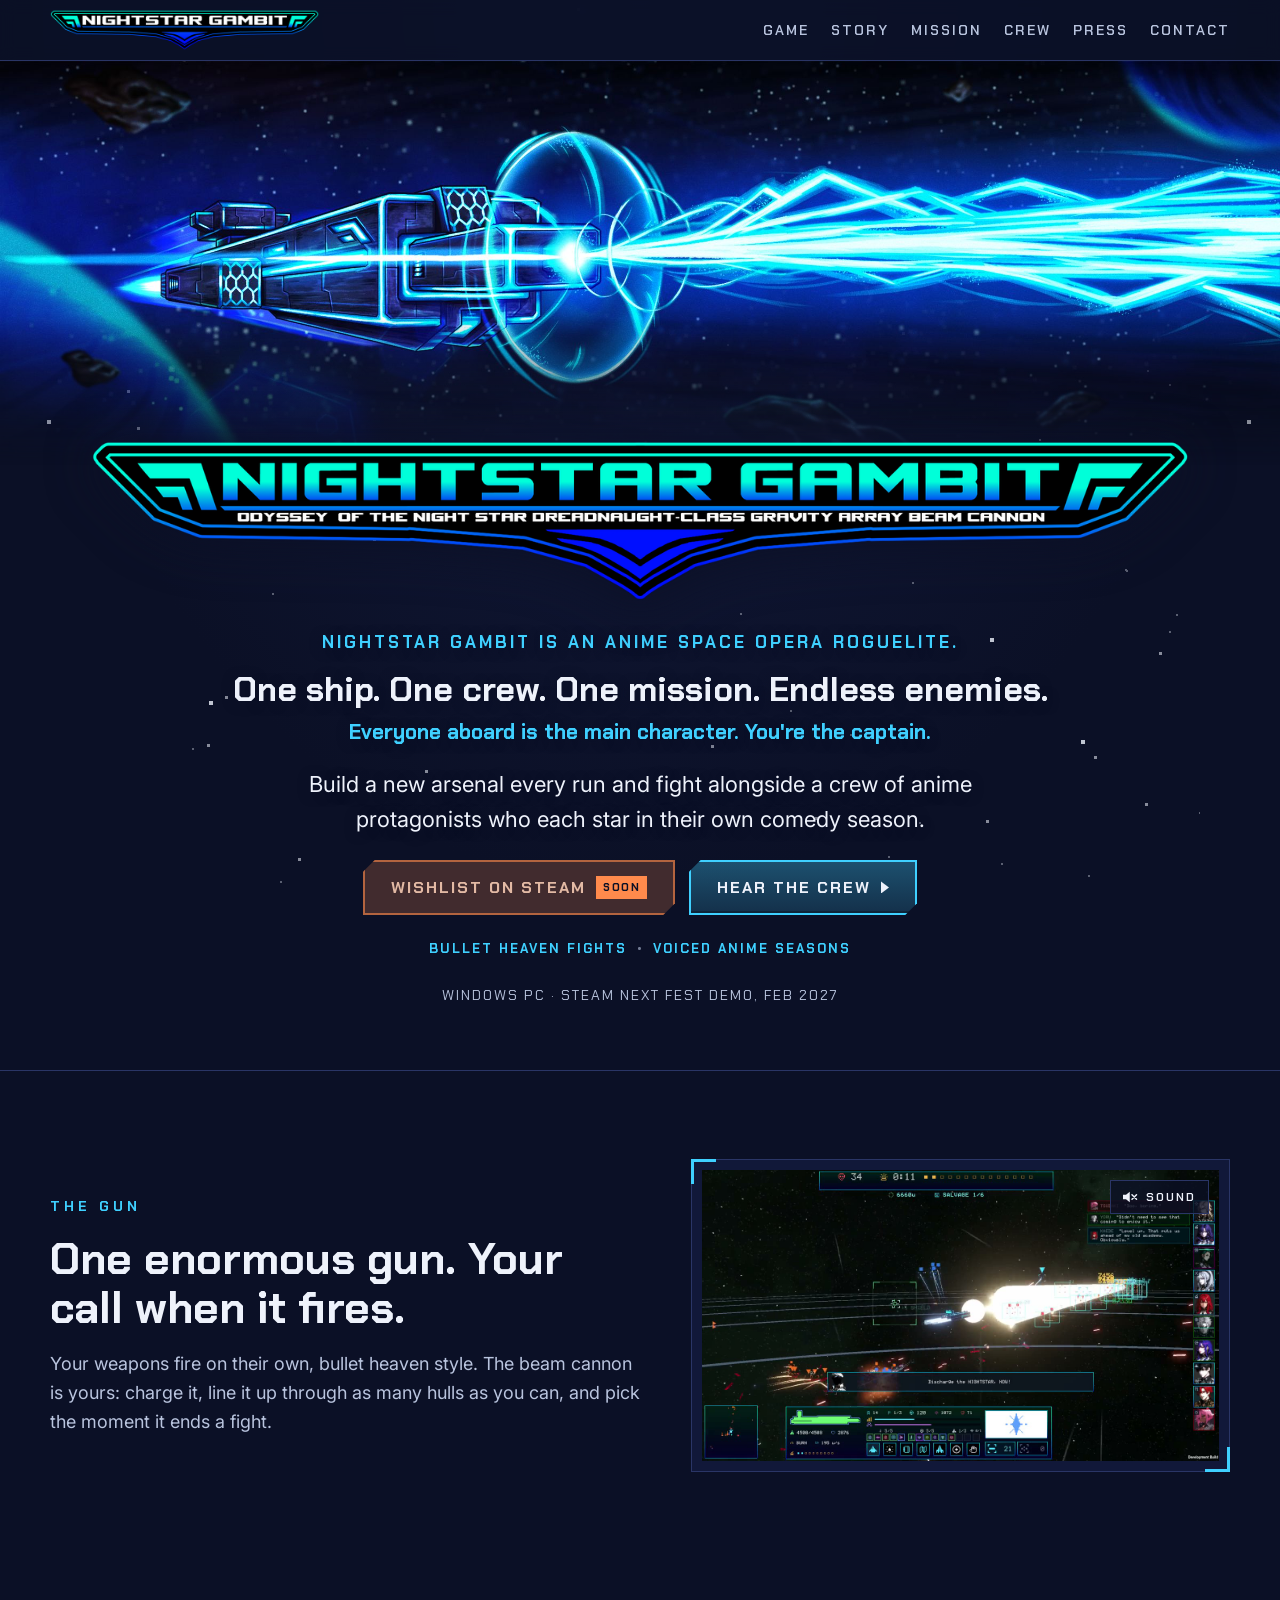
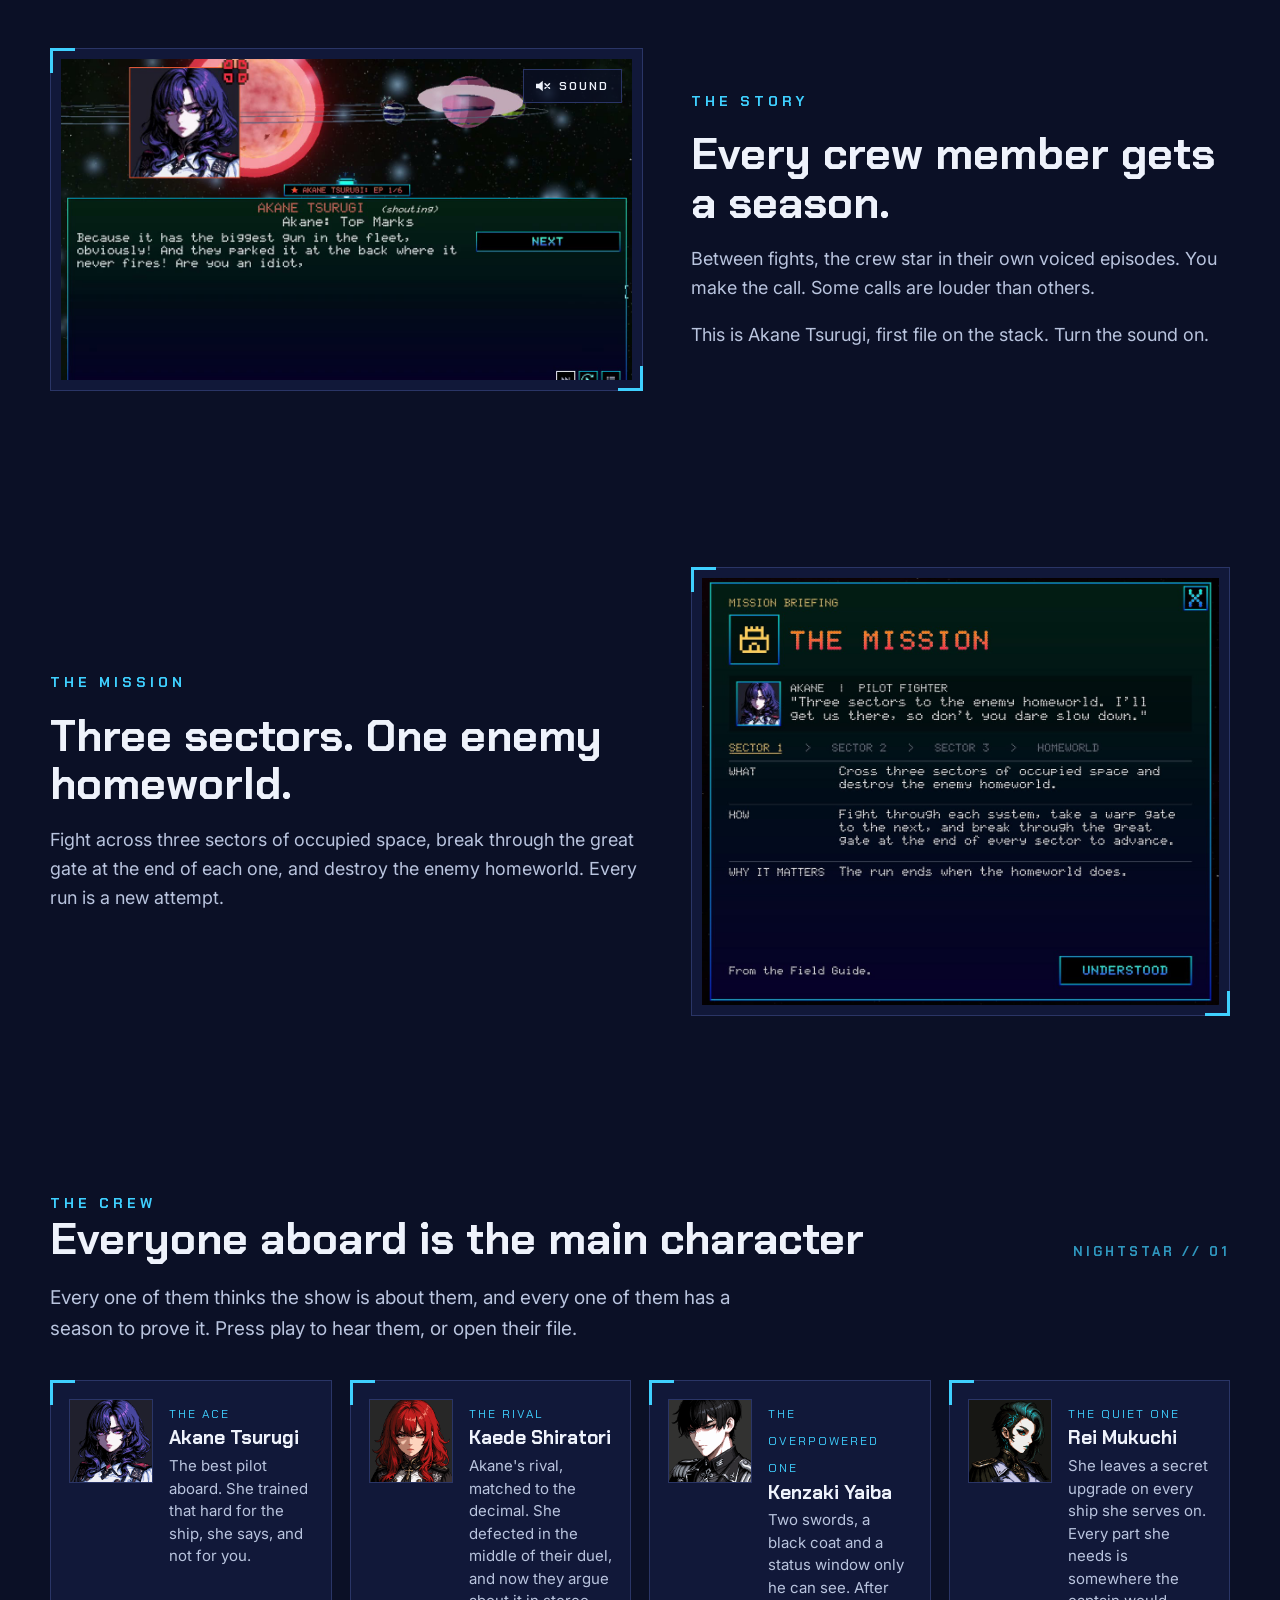
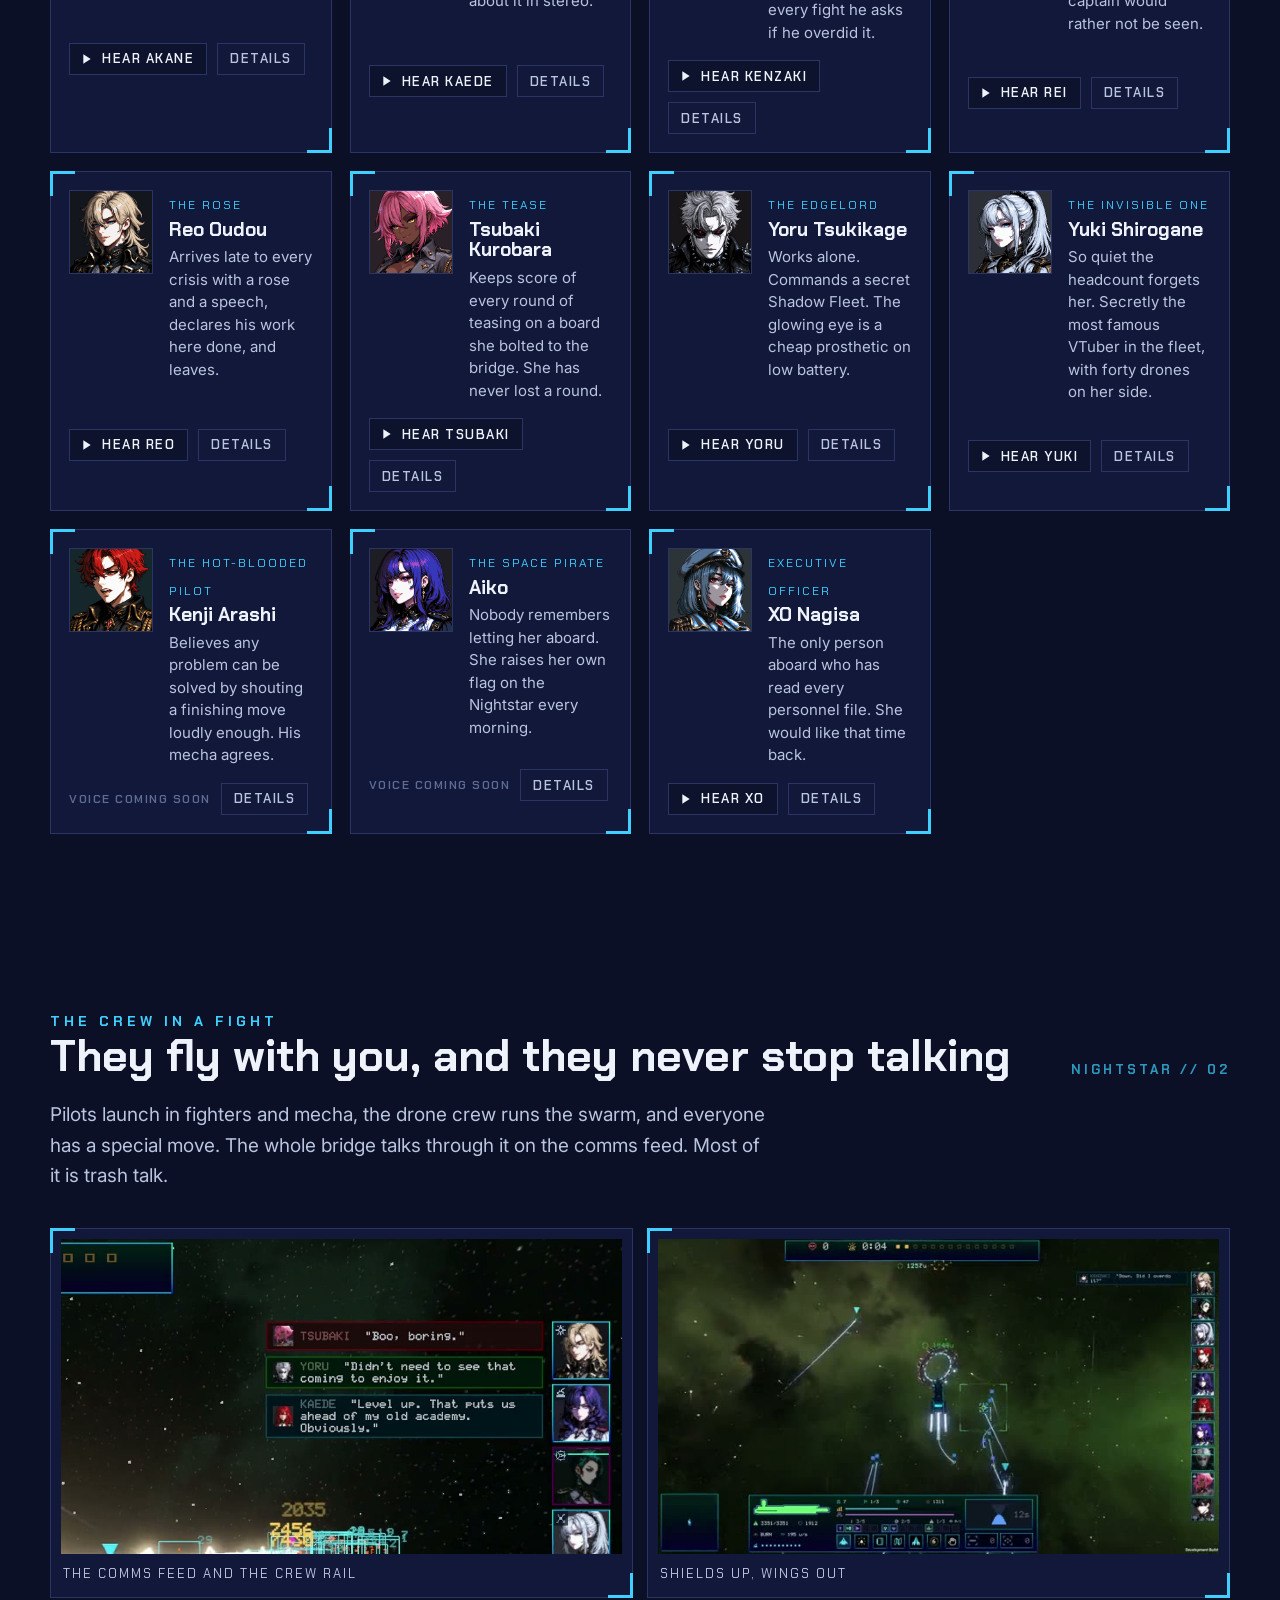
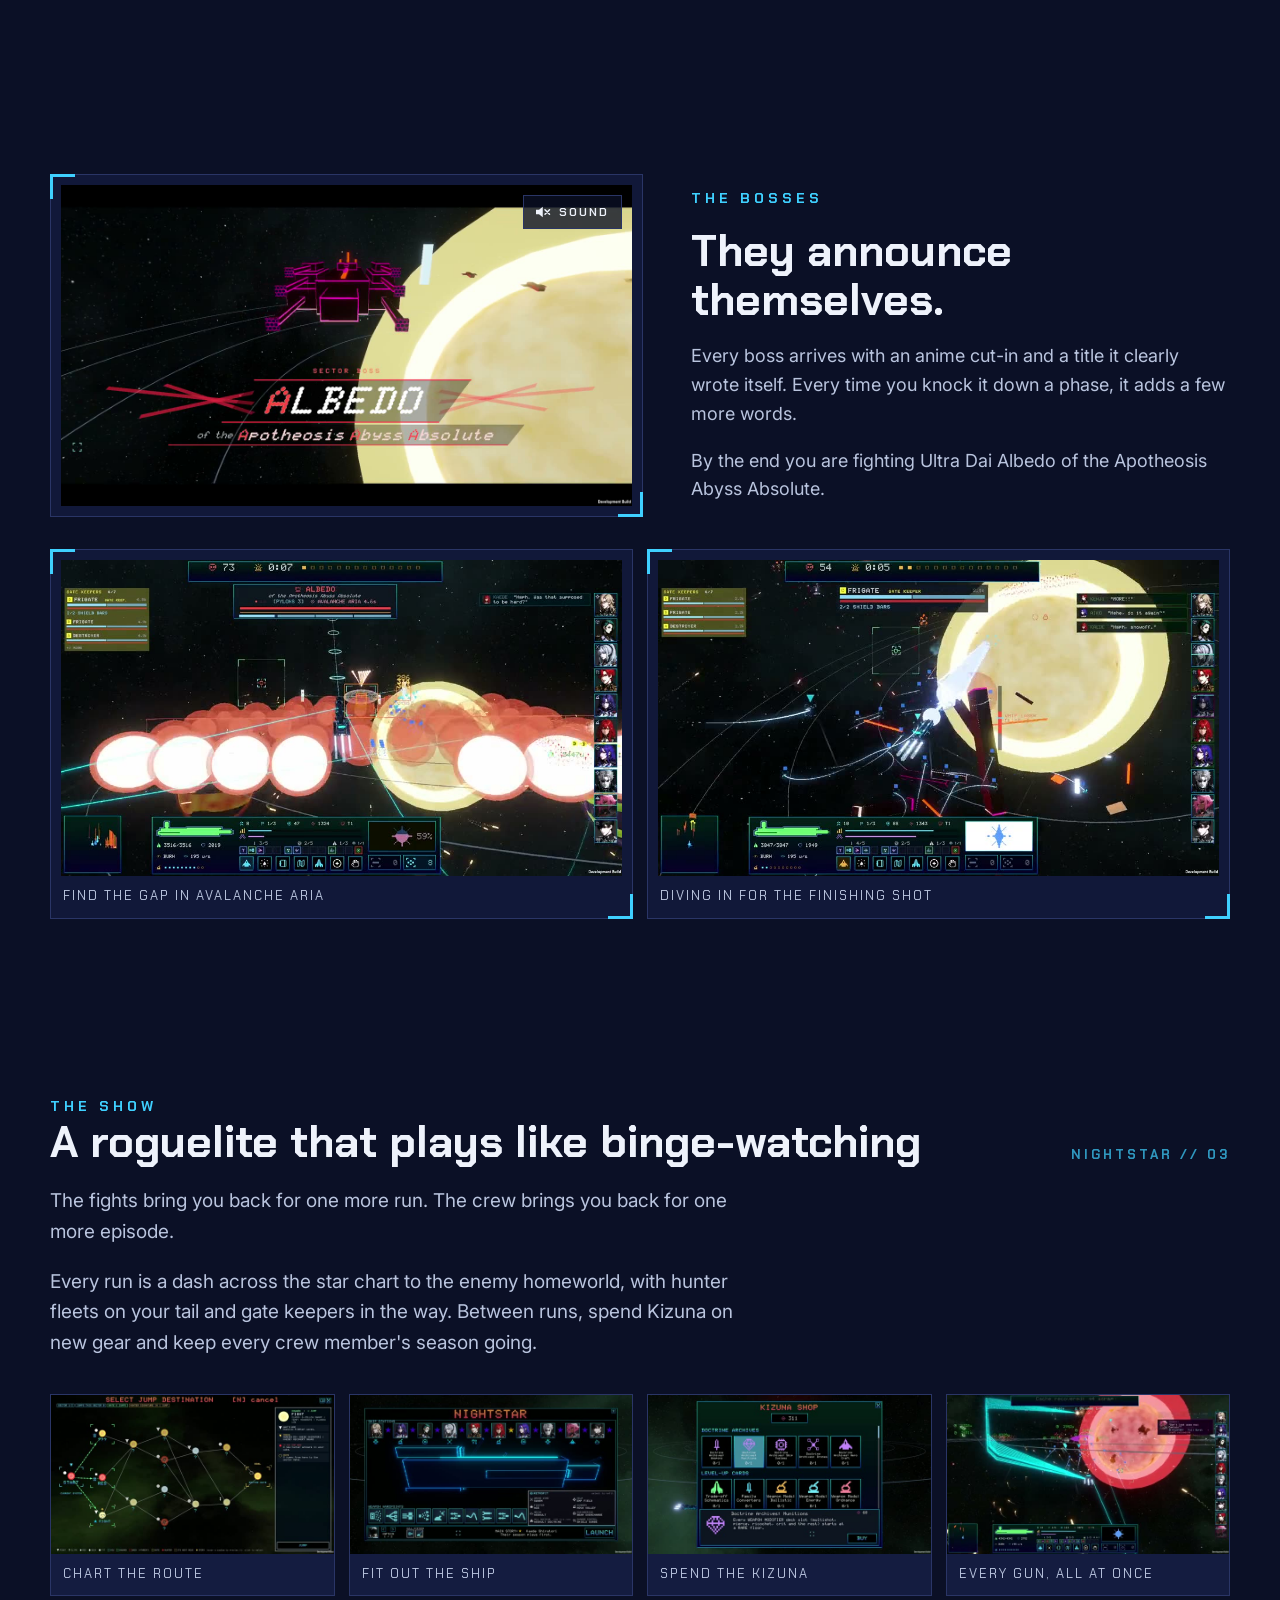
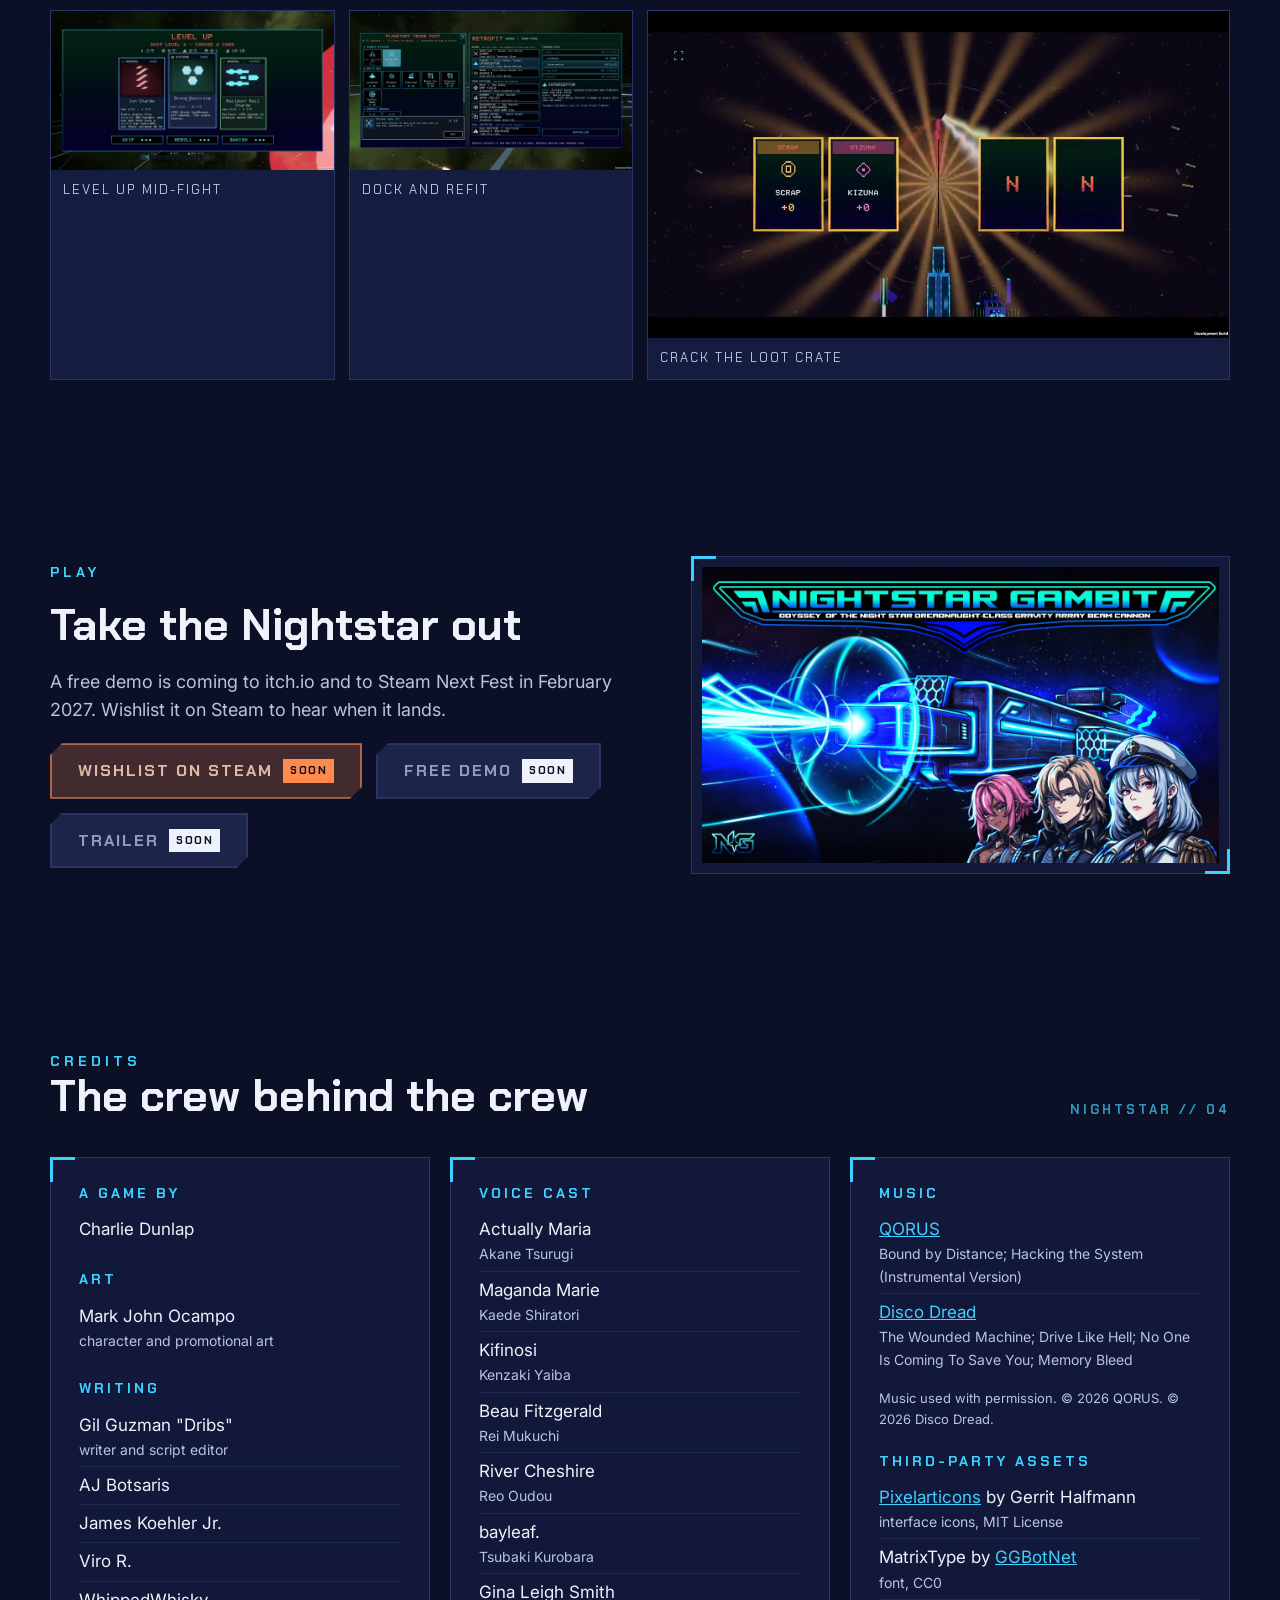
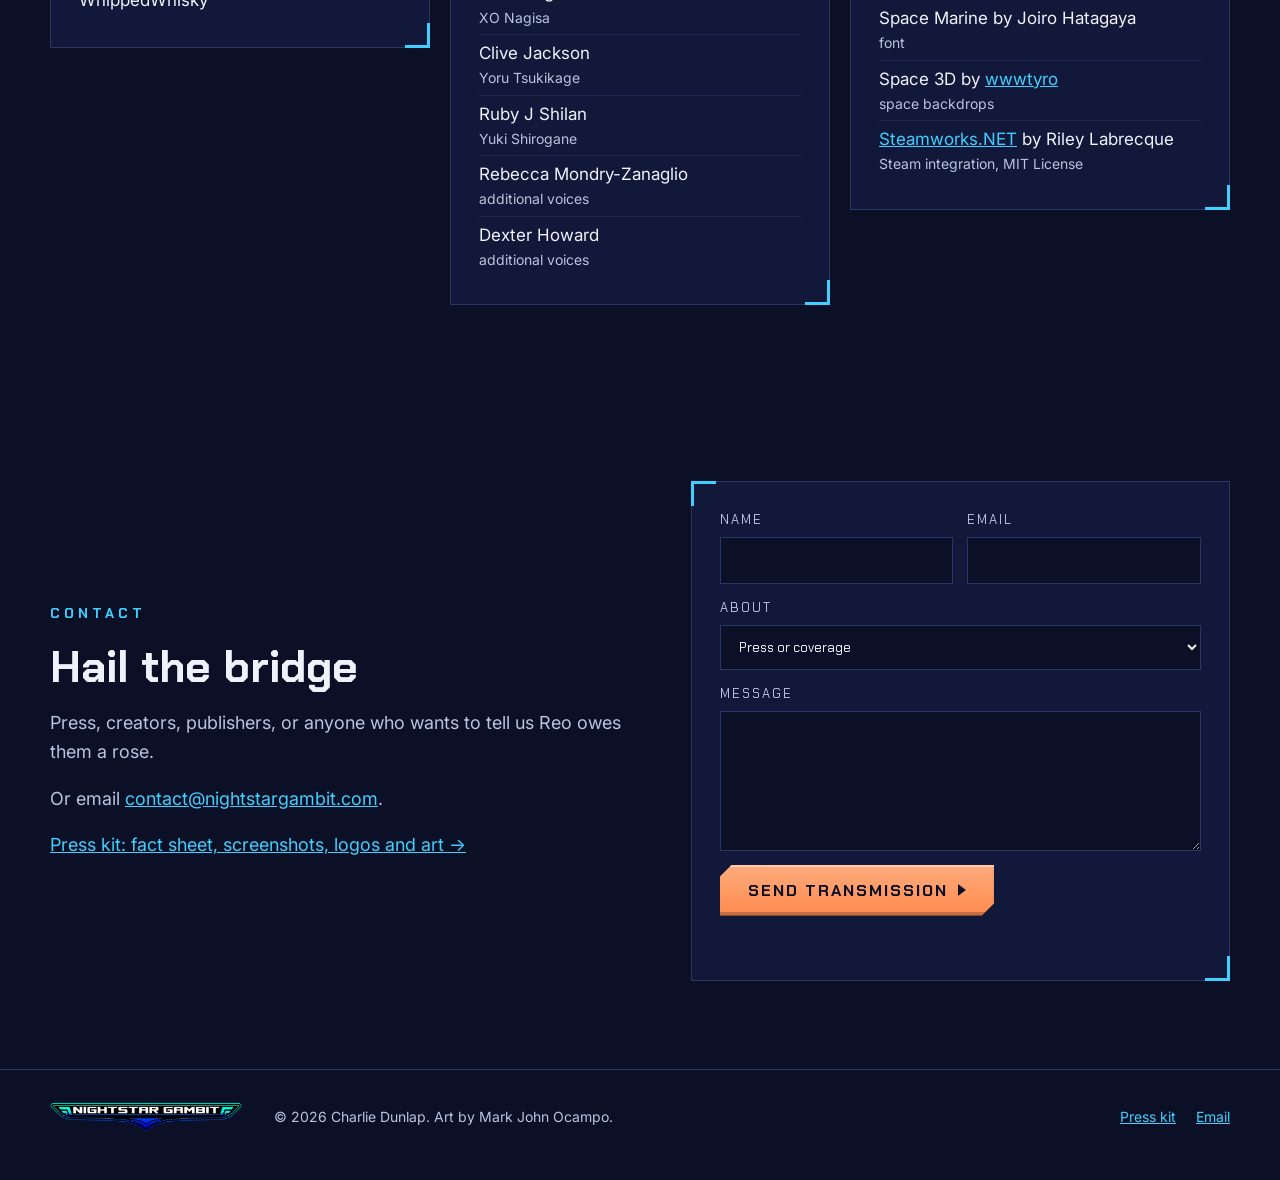
<file: index.html>
<!doctype html>
<html lang="en">
<head>
<meta charset="utf-8">
<meta name="viewport" content="width=device-width, initial-scale=1">
<title>Nightstar Gambit</title>
<meta name="description" content="Nightstar Gambit is an anime space opera roguelite. Take one ship through endless enemies, build a new arsenal every run, and fight alongside a crew of anime protagonists who each star in their own comedy season.">
<link rel="canonical" href="https://nightstargambit.com/">
<meta property="og:url" content="https://nightstargambit.com/">
<meta property="og:title" content="Nightstar Gambit">
<meta property="og:description" content="Nightstar Gambit is an anime space opera roguelite. Take one ship through endless enemies, build a new arsenal every run, and fight alongside a crew of anime protagonists who each star in their own comedy season.">
<meta property="og:image" content="https://nightstargambit.com/assets/key_art.jpg">
<meta name="twitter:card" content="summary_large_image">
<link rel="icon" href="assets/icon.png">
<link rel="preconnect" href="https://fonts.googleapis.com">
<link rel="preconnect" href="https://fonts.gstatic.com" crossorigin>
<link href="https://fonts.googleapis.com/css2?family=Chakra+Petch:wght@600;700&family=Inter:wght@400;600&display=swap" rel="stylesheet">
<link rel="stylesheet" href="css/site.css">
</head>
<body>

<header class="bar">
  <div class="wrap">
    <a class="brand" href="./"><img src="assets/logo_short.png" alt="Nightstar Gambit"></a>
    <nav>
      <a href="#game">Game</a>
      <a href="#story">Story</a>
      <a href="#mission">Mission</a>
      <a href="#crew">Crew</a>
      <a href="press/">Press</a>
      <a href="#contact">Contact</a>
    </nav>
  </div>
</header>

<section class="hero">
  <img class="art" src="assets/hero.jpg" alt="The Nightstar firing its gravity array beam cannon">
  <div class="wrap">
    <h1><img class="logo" src="assets/logo.png" alt="Nightstar Gambit: Odyssey of the Night Star Dreadnaught-class Gravity Array Beam Cannon"></h1>
    <p class="lead">Nightstar Gambit is an anime space opera roguelite.</p>
    <p class="tagline">One ship. One crew. One mission. Endless enemies.<span>Everyone aboard is the main character. You're the captain.</span></p>
    <p class="pitch">Build a new arsenal every run and fight alongside a crew of anime protagonists who each star in their own comedy season.</p>
    <div class="btns">
      <a class="btn primary" aria-disabled="true" title="The Steam page is coming soon">Wishlist on Steam <span class="soon">Soon</span></a>
      <a class="btn" href="#story">Hear the crew</a>
    </div>
    <ul class="genres"><li>Bullet heaven fights</li><li>Voiced anime seasons</li></ul>
    <p class="meta">Windows PC · Steam Next Fest demo, Feb 2027</p>
  </div>
</section>

<section id="game">
  <div class="wrap split">
    <div class="text">
      <p class="eyebrow">The gun</p>
      <h2>One enormous gun. Your call when it fires.</h2>
      <p>Your weapons fire on their own, bullet heaven style. The beam cannon is yours: charge it, line it up through as many hulls as you can, and pick the moment it ends a fight.</p>
    </div>
    <div class="media hud"><video class="loop" data-src="assets/video/beam_pack.mp4" poster="assets/video/beam_pack.jpg" muted loop playsinline preload="none" aria-label="The beam cannon firing through a pack of enemy ships"></video></div>
  </div>
</section>

<section id="story">
  <div class="wrap split flip">
    <div class="text">
      <p class="eyebrow">The story</p>
      <h2>Every crew member gets a season.</h2>
      <p>Between fights, the crew star in their own voiced episodes. You make the call. Some calls are louder than others.</p>
      <p>This is Akane Tsurugi, first file on the stack. Turn the sound on.</p>
    </div>
    <div class="media hud"><video class="loop" data-src="assets/video/akane_scene.mp4" poster="assets/video/akane_scene.jpg" muted playsinline preload="none" aria-label="Akane Tsurugi's first scene: XO Nagisa reads her personnel file, Akane introduces herself, and when asked why she wanted this ship she shouts that it has the biggest gun in the fleet and asks if the captain is an idiot"></video></div>
  </div>
</section>

<section id="mission">
  <div class="wrap split">
    <div class="text">
      <p class="eyebrow">The mission</p>
      <h2>Three sectors. One enemy homeworld.</h2>
      <p>Fight across three sectors of occupied space, break through the great gate at the end of each one, and destroy the enemy homeworld. Every run is a new attempt.</p>
    </div>
    <div class="media hud"><img src="assets/mission_briefing.jpg" alt="The mission briefing card. Akane: Three sectors to the enemy homeworld. I'll get us there, so don't you dare slow down. What: cross three sectors of occupied space and destroy the enemy homeworld. How: fight through each system, take a warp gate to the next, and break through the great gate at the end of every sector to advance."></div>
  </div>
</section>

<section id="crew">
  <div class="wrap">
    <div class="head">
      <div><p class="eyebrow">The crew</p><h2>Everyone aboard is the main character</h2></div>
      <span class="tag">NIGHTSTAR // 01</span>
      <p class="lead">Every one of them thinks the show is about them, and every one of them has a season to prove it. Press play to hear them, or open their file.</p>
    </div>
    <div class="crew">
      <div class="hud" data-crew="akane_tsurugi"><img loading="lazy" src="assets/crew/akane_tsurugi.png" alt=""><div><span class="role">The ace</span><h3>Akane Tsurugi</h3><p>The best pilot aboard. She trained that hard for the ship, she says, and not for you.</p></div></div>
      <div class="hud" data-crew="kaede_shiratori"><img loading="lazy" src="assets/crew/kaede_shiratori.png" alt=""><div><span class="role">The rival</span><h3>Kaede Shiratori</h3><p>Akane's rival, matched to the decimal. She defected in the middle of their duel, and now they argue about it in stereo.</p></div></div>
      <div class="hud" data-crew="kenzaki_yaiba"><img loading="lazy" src="assets/crew/kenzaki_yaiba.png" alt=""><div><span class="role">The overpowered one</span><h3>Kenzaki Yaiba</h3><p>Two swords, a black coat and a status window only he can see. After every fight he asks if he overdid it.</p></div></div>
      <div class="hud" data-crew="rei_mukuchi"><img loading="lazy" src="assets/crew/rei_mukuchi.png" alt=""><div><span class="role">The quiet one</span><h3>Rei Mukuchi</h3><p>She leaves a secret upgrade on every ship she serves on. Every part she needs is somewhere the captain would rather not be seen.</p></div></div>
      <div class="hud" data-crew="reo_oudou"><img loading="lazy" src="assets/crew/reo_oudou.png" alt=""><div><span class="role">The rose</span><h3>Reo Oudou</h3><p>Arrives late to every crisis with a rose and a speech, declares his work here done, and leaves.</p></div></div>
      <div class="hud" data-crew="tsubaki_kurobara"><img loading="lazy" src="assets/crew/tsubaki_kurobara.png" alt=""><div><span class="role">The tease</span><h3>Tsubaki Kurobara</h3><p>Keeps score of every round of teasing on a board she bolted to the bridge. She has never lost a round.</p></div></div>
      <div class="hud" data-crew="yoru_tsukikage"><img loading="lazy" src="assets/crew/yoru_tsukikage.png" alt=""><div><span class="role">The edgelord</span><h3>Yoru Tsukikage</h3><p>Works alone. Commands a secret Shadow Fleet. The glowing eye is a cheap prosthetic on low battery.</p></div></div>
      <div class="hud" data-crew="yuki_shirogane"><img loading="lazy" src="assets/crew/yuki_shirogane.png" alt=""><div><span class="role">The invisible one</span><h3>Yuki Shirogane</h3><p>So quiet the headcount forgets her. Secretly the most famous VTuber in the fleet, with forty drones on her side.</p></div></div>
      <div class="hud" data-crew="kenji_arashi"><img loading="lazy" src="assets/crew/kenji_arashi.png" alt=""><div><span class="role">The hot-blooded pilot</span><h3>Kenji Arashi</h3><p>Believes any problem can be solved by shouting a finishing move loudly enough. His mecha agrees.</p></div></div>
      <div class="hud" data-crew="aiko"><img loading="lazy" src="assets/crew/aiko.png" alt=""><div><span class="role">The space pirate</span><h3>Aiko</h3><p>Nobody remembers letting her aboard. She raises her own flag on the Nightstar every morning.</p></div></div>
      <div class="hud" data-crew="xo_nagisa"><img loading="lazy" src="assets/crew/xo_nagisa.png" alt=""><div><span class="role">Executive officer</span><h3>XO Nagisa</h3><p>The only person aboard who has read every personnel file. She would like that time back.</p></div></div>
    </div>
  </div>
</section>

<section id="aboard">
  <div class="wrap">
    <div class="head">
      <div><p class="eyebrow">The crew in a fight</p><h2>They fly with you, and they never stop talking</h2></div>
      <span class="tag">NIGHTSTAR // 02</span>
      <p class="lead">Pilots launch in fighters and mecha, the drone crew runs the swarm, and everyone has a special move. The whole bridge talks through it on the comms feed. Most of it is trash talk.</p>
    </div>
    <div class="videos loops">
      <figure class="hud"><video class="gif" data-src="assets/loops/crew_banter.mp4" poster="assets/loops/crew_banter.jpg" muted loop playsinline preload="none" aria-label="The comms feed during a fight: Tsubaki, Yoru, Akane, Aiko and Kaede trade lines while their skills fire, next to the crew rail"></video><figcaption>The comms feed and the crew rail</figcaption></figure>
      <figure class="hud"><video class="gif" data-src="assets/loops/crew_craft.mp4" poster="assets/loops/crew_craft.jpg" muted loop playsinline preload="none" aria-label="The shield bubble goes up while crew fighters fly the fight"></video><figcaption>Shields up, wings out</figcaption></figure>
    </div>
  </div>
</section>

<section id="bosses">
  <div class="wrap split flip">
    <div class="text">
      <p class="eyebrow">The bosses</p>
      <h2>They announce themselves.</h2>
      <p>Every boss arrives with an anime cut-in and a title it clearly wrote itself. Every time you knock it down a phase, it adds a few more words.</p>
      <p>By the end you are fighting Ultra Dai Albedo of the Apotheosis Abyss Absolute.</p>
    </div>
    <div class="media hud"><video class="loop" data-src="assets/video/boss_intro.mp4" poster="assets/video/boss_intro.jpg" muted loop playsinline preload="none" aria-label="Boss intro: the camera pans in as the title ALBEDO of the Apotheosis Abyss Absolute builds"></video></div>
  </div>
  <div class="wrap">
    <div class="videos loops">
      <figure class="hud"><video class="gif" data-src="assets/loops/boss_attack.mp4" poster="assets/loops/boss_attack.jpg" muted loop playsinline preload="none" aria-label="Avalanche Aria: walls of boss shells sweep in and you fly for the gap"></video><figcaption>Find the gap in Avalanche Aria</figcaption></figure>
      <figure class="hud"><video class="gif" data-src="assets/loops/boss_dive_kill.mp4" poster="assets/loops/boss_dive_kill.jpg" muted loop playsinline preload="none" aria-label="Diving in on the boss and finishing it with the beam"></video><figcaption>Diving in for the finishing shot</figcaption></figure>
    </div>
  </div>
</section>

<section id="show">
  <div class="wrap">
    <div class="head">
      <div><p class="eyebrow">The show</p><h2>A roguelite that plays like binge-watching</h2></div>
      <span class="tag">NIGHTSTAR // 03</span>
      <p class="lead">The fights bring you back for one more run. The crew brings you back for one more episode.</p>
      <p class="lead">Every run is a dash across the star chart to the enemy homeworld, with hunter fleets on your tail and gate keepers in the way. Between runs, spend Kizuna on new gear and keep every crew member's season going.</p>
    </div>
    <div class="shots gifs">
      <figure><video class="gif" data-src="assets/loops/star_chart.mp4" poster="assets/loops/star_chart.jpg" muted loop playsinline preload="none" aria-label="Picking the next jump on the star chart and warping out"></video><figcaption>Chart the route</figcaption></figure>
      <figure><video class="gif" data-src="assets/loops/hangar.mp4" poster="assets/loops/hangar.jpg" muted loop playsinline preload="none" aria-label="The hangar: crew stations and weapon hardpoints"></video><figcaption>Fit out the ship</figcaption></figure>
      <figure><video class="gif" data-src="assets/loops/shop.mp4" poster="assets/loops/shop.jpg" muted loop playsinline preload="none" aria-label="Browsing the Kizuna shop"></video><figcaption>Spend the Kizuna</figcaption></figure>
      <figure><video class="gif" data-src="assets/loops/bullet_heaven.mp4" poster="assets/loops/bullet_heaven.jpg" muted loop playsinline preload="none" aria-label="Every gun on the ship firing on its own: bullets, rails, chain lightning and missiles"></video><figcaption>Every gun, all at once</figcaption></figure>
      <figure><video class="gif" data-src="assets/loops/level_up.mp4" poster="assets/loops/level_up.jpg" muted loop playsinline preload="none" aria-label="The level-up card pick"></video><figcaption>Level up mid-fight</figcaption></figure>
      <figure><video class="gif" data-src="assets/loops/dock.mp4" poster="assets/loops/dock.jpg" muted loop playsinline preload="none" aria-label="Docking at a trade post and refitting"></video><figcaption>Dock and refit</figcaption></figure>
      <figure class="wide"><video class="gif" data-src="assets/loops/loot_crate.mp4" poster="assets/loops/loot_crate.jpg" muted loop playsinline preload="none" aria-label="The loot crate sequence: crew strike cut-ins, the beam hits, and the crate bursts into reward cards"></video><figcaption>Crack the loot crate</figcaption></figure>
    </div>
  </div>
</section>

<section id="play">
  <div class="wrap split">
    <div class="text" id="trailer">
      <p class="eyebrow">Play</p>
      <h2>Take the Nightstar out</h2>
      <p>A free demo is coming to itch.io and to Steam Next Fest in February 2027. Wishlist it on Steam to hear when it lands.</p>
      <div class="btns">
        <a class="btn primary" aria-disabled="true" title="The Steam page is coming soon">Wishlist on Steam <span class="soon">Soon</span></a>
        <a class="btn" aria-disabled="true" title="The demo is coming soon">Free demo <span class="soon">Soon</span></a>
        <a class="btn" aria-disabled="true" title="The trailer is coming soon">Trailer <span class="soon">Soon</span></a>
      </div>
    </div>
    <div class="media hud"><img src="assets/key_art.jpg" alt="Nightstar Gambit key art"></div>
  </div>
</section>

<section id="credits">
  <div class="wrap">
    <div class="head">
      <div><p class="eyebrow">Credits</p><h2>The crew behind the crew</h2></div>
      <span class="tag">NIGHTSTAR // 04</span>
    </div>
    <div class="credits">
      <div class="hud">
        <h3>A game by</h3>
        <ul><li>Charlie Dunlap</li></ul>
        <h3>Art</h3>
        <ul><li>Mark John Ocampo <span>character and promotional art</span></li></ul>
        <h3>Writing</h3>
        <ul>
          <li>Gil Guzman "Dribs" <span>writer and script editor</span></li>
          <li>AJ Botsaris</li>
          <li>James Koehler Jr.</li>
          <li>Viro R.</li>
          <li>WhippedWhisky</li>
        </ul>
      </div>
      <div class="hud">
        <h3>Voice cast</h3>
        <ul>
          <li>Actually Maria <span>Akane Tsurugi</span></li>
          <li>Maganda Marie <span>Kaede Shiratori</span></li>
          <li>Kifinosi <span>Kenzaki Yaiba</span></li>
          <li>Beau Fitzgerald <span>Rei Mukuchi</span></li>
          <li>River Cheshire <span>Reo Oudou</span></li>
          <li>bayleaf. <span>Tsubaki Kurobara</span></li>
          <li>Gina Leigh Smith <span>XO Nagisa</span></li>
          <li>Clive Jackson <span>Yoru Tsukikage</span></li>
          <li>Ruby J Shilan <span>Yuki Shirogane</span></li>
          <li>Rebecca Mondry-Zanaglio <span>additional voices</span></li>
          <li>Dexter Howard <span>additional voices</span></li>
        </ul>
      </div>
      <div class="hud">
        <h3>Music</h3>
        <ul>
          <li><a href="https://www.qorus-music.com" rel="noopener" target="_blank">QORUS</a> <span>Bound by Distance; Hacking the System (Instrumental Version)</span></li>
          <li><a href="https://discodread.com" rel="noopener" target="_blank">Disco Dread</a> <span>The Wounded Machine; Drive Like Hell; No One Is Coming To Save You; Memory Bleed</span></li>
        </ul>
        <p class="fine">Music used with permission. &copy; 2026 QORUS. &copy; 2026 Disco Dread.</p>
        <h3>Third-party assets</h3>
        <ul>
          <li><a href="https://pixelarticons.com" rel="noopener" target="_blank">Pixelarticons</a> by Gerrit Halfmann <span>interface icons, MIT License</span></li>
          <li>MatrixType by <a href="https://ggbot.net" rel="noopener" target="_blank">GGBotNet</a> <span>font, CC0</span></li>
          <li>Space Marine by Joiro Hatagaya <span>font</span></li>
          <li>Space 3D by <a href="https://wwwtyro.net" rel="noopener" target="_blank">wwwtyro</a> <span>space backdrops</span></li>
          <li><a href="https://steamworks.github.io" rel="noopener" target="_blank">Steamworks.NET</a> by Riley Labrecque <span>Steam integration, MIT License</span></li>
        </ul>
      </div>
    </div>
  </div>
</section>

<section id="contact">
  <div class="wrap split">
    <div class="text">
      <p class="eyebrow">Contact</p>
      <h2>Hail the bridge</h2>
      <p>Press, creators, publishers, or anyone who wants to tell us Reo owes them a rose.</p>
      <p>Or email <a href="mailto:contact@nightstargambit.com">contact@nightstargambit.com</a>.</p>
      <p><a href="press/">Press kit: fact sheet, screenshots, logos and art →</a></p>
    </div>
    <form class="hud" id="contact-form" novalidate>
      <div class="row2">
        <label>Name<input name="name" required autocomplete="name"></label>
        <label>Email<input name="email" type="email" required autocomplete="email"></label>
      </div>
      <label>About
        <select name="topic">
          <option>Press or coverage</option>
          <option>Content creator / keys</option>
          <option>Publishing or business</option>
          <option>Something else</option>
        </select>
      </label>
      <label>Message<textarea name="message" required></textarea></label>
      <input class="hp" name="website" tabindex="-1" autocomplete="off" aria-hidden="true">
      <div class="btns"><button class="btn primary" type="submit">Send transmission</button></div>
      <p class="status" role="status"></p>
    </form>
  </div>
</section>

<footer>
  <div class="wrap">
    <img src="assets/logo_short.png" alt="Nightstar Gambit">
    <span>© 2026 Charlie Dunlap. Art by Mark John Ocampo.</span>
    <span class="right"><a href="press/">Press kit</a><a href="mailto:contact@nightstargambit.com">Email</a></span>
  </div>
</footer>

<script src="js/loops.js"></script>
<script src="js/crew.js"></script>
<script src="js/contact.js"></script>
</body>
</html>
</file>
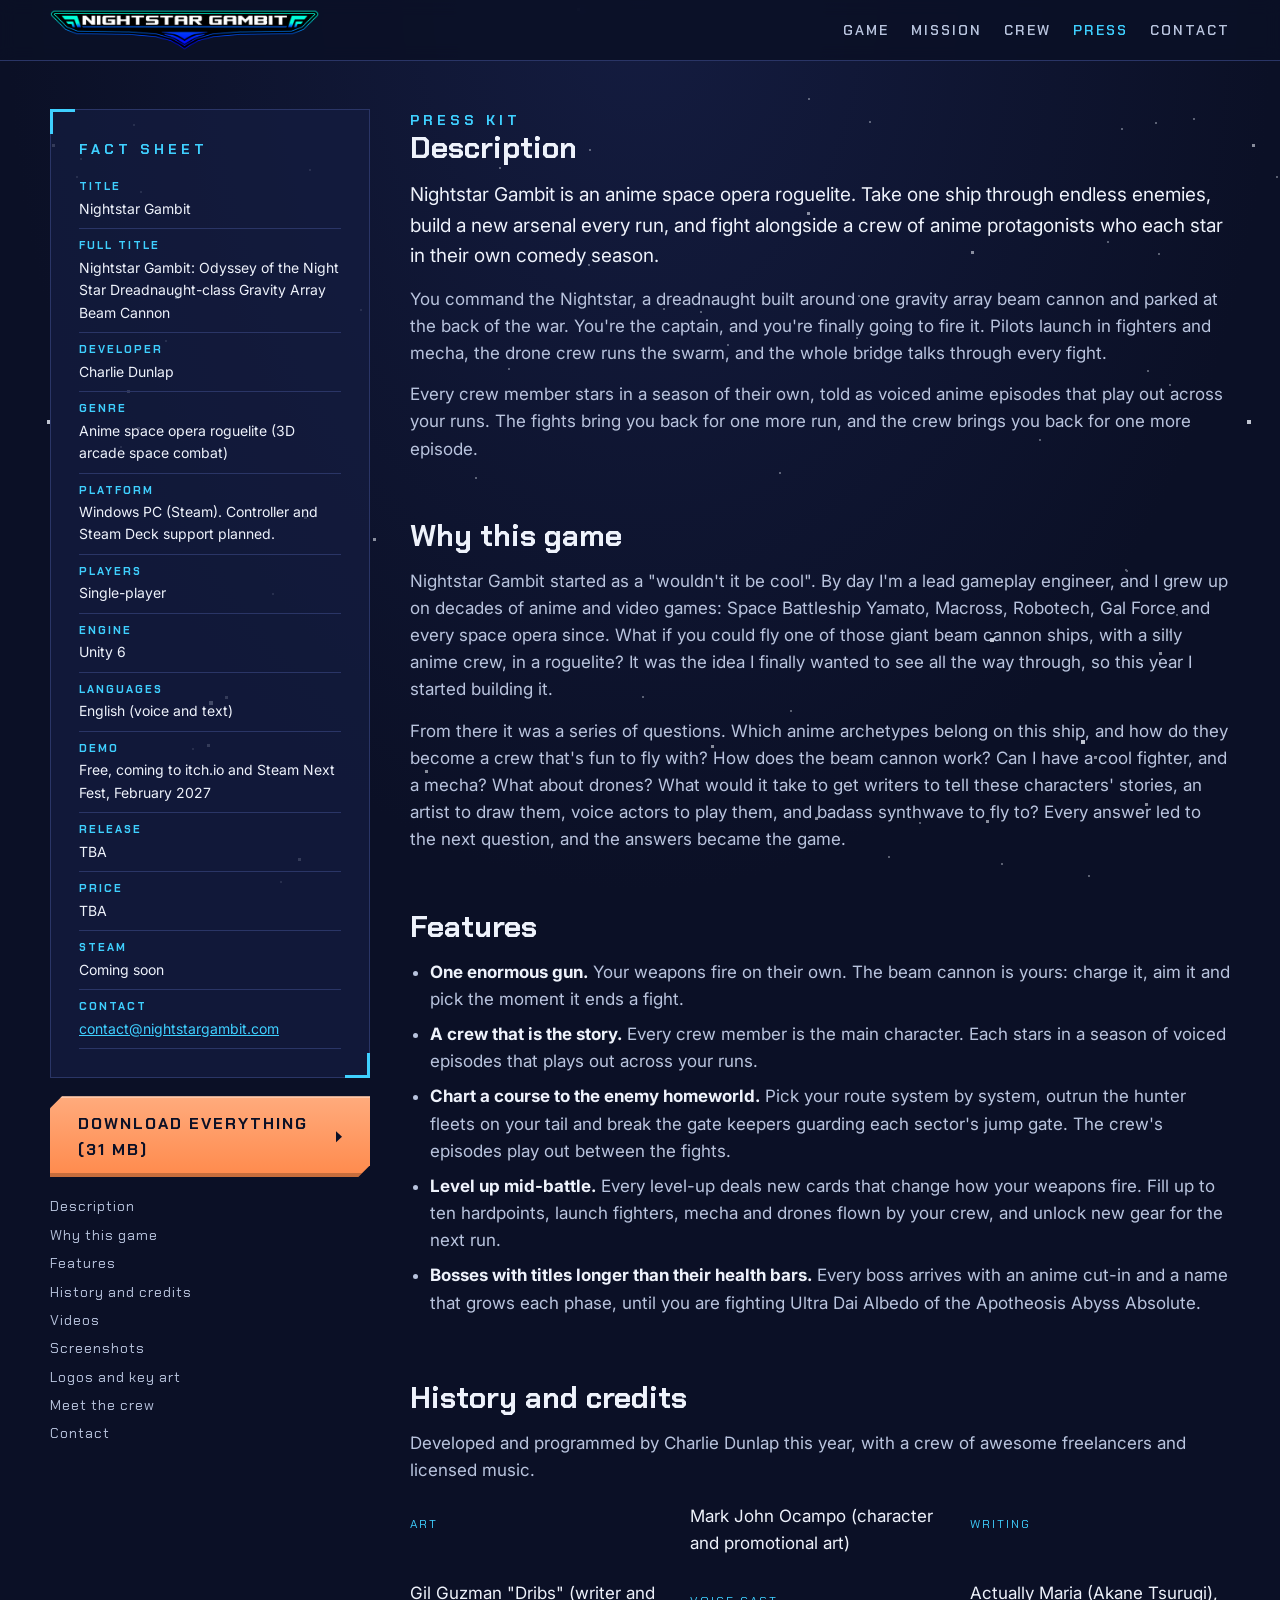
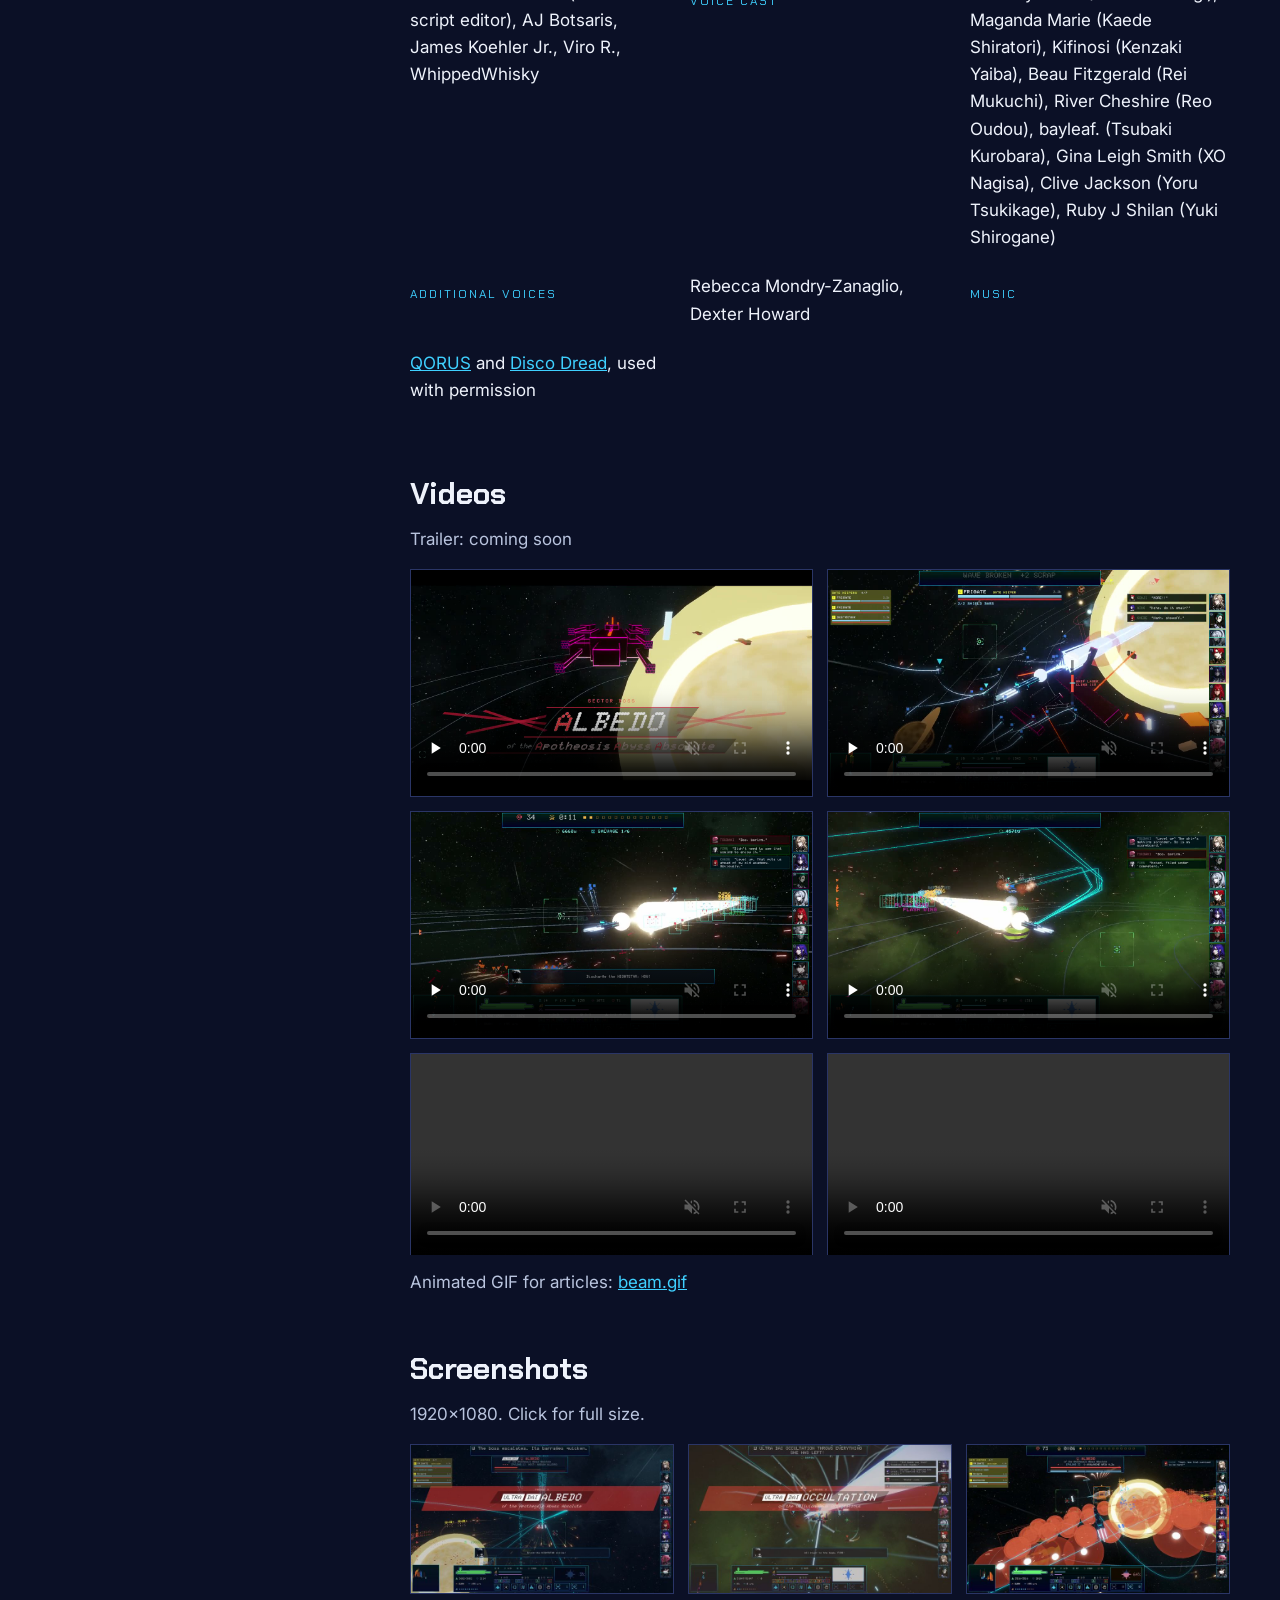
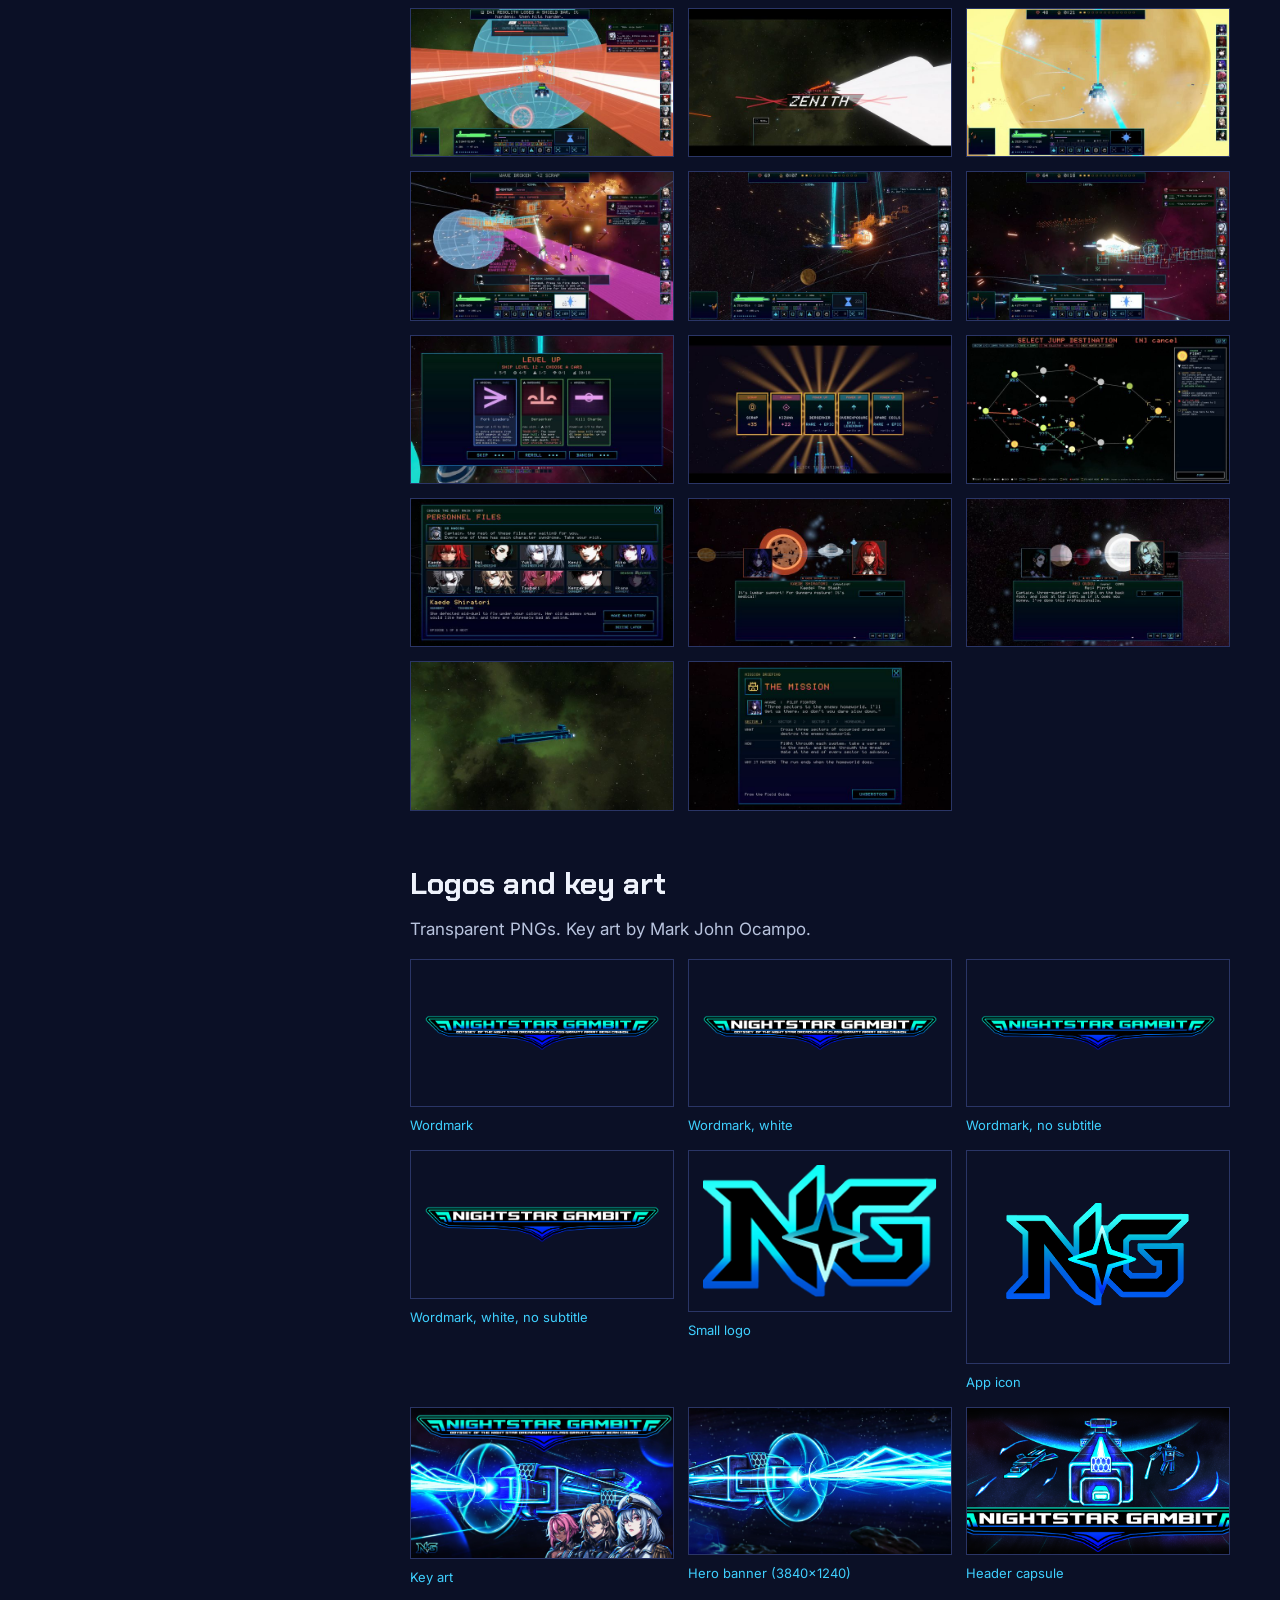
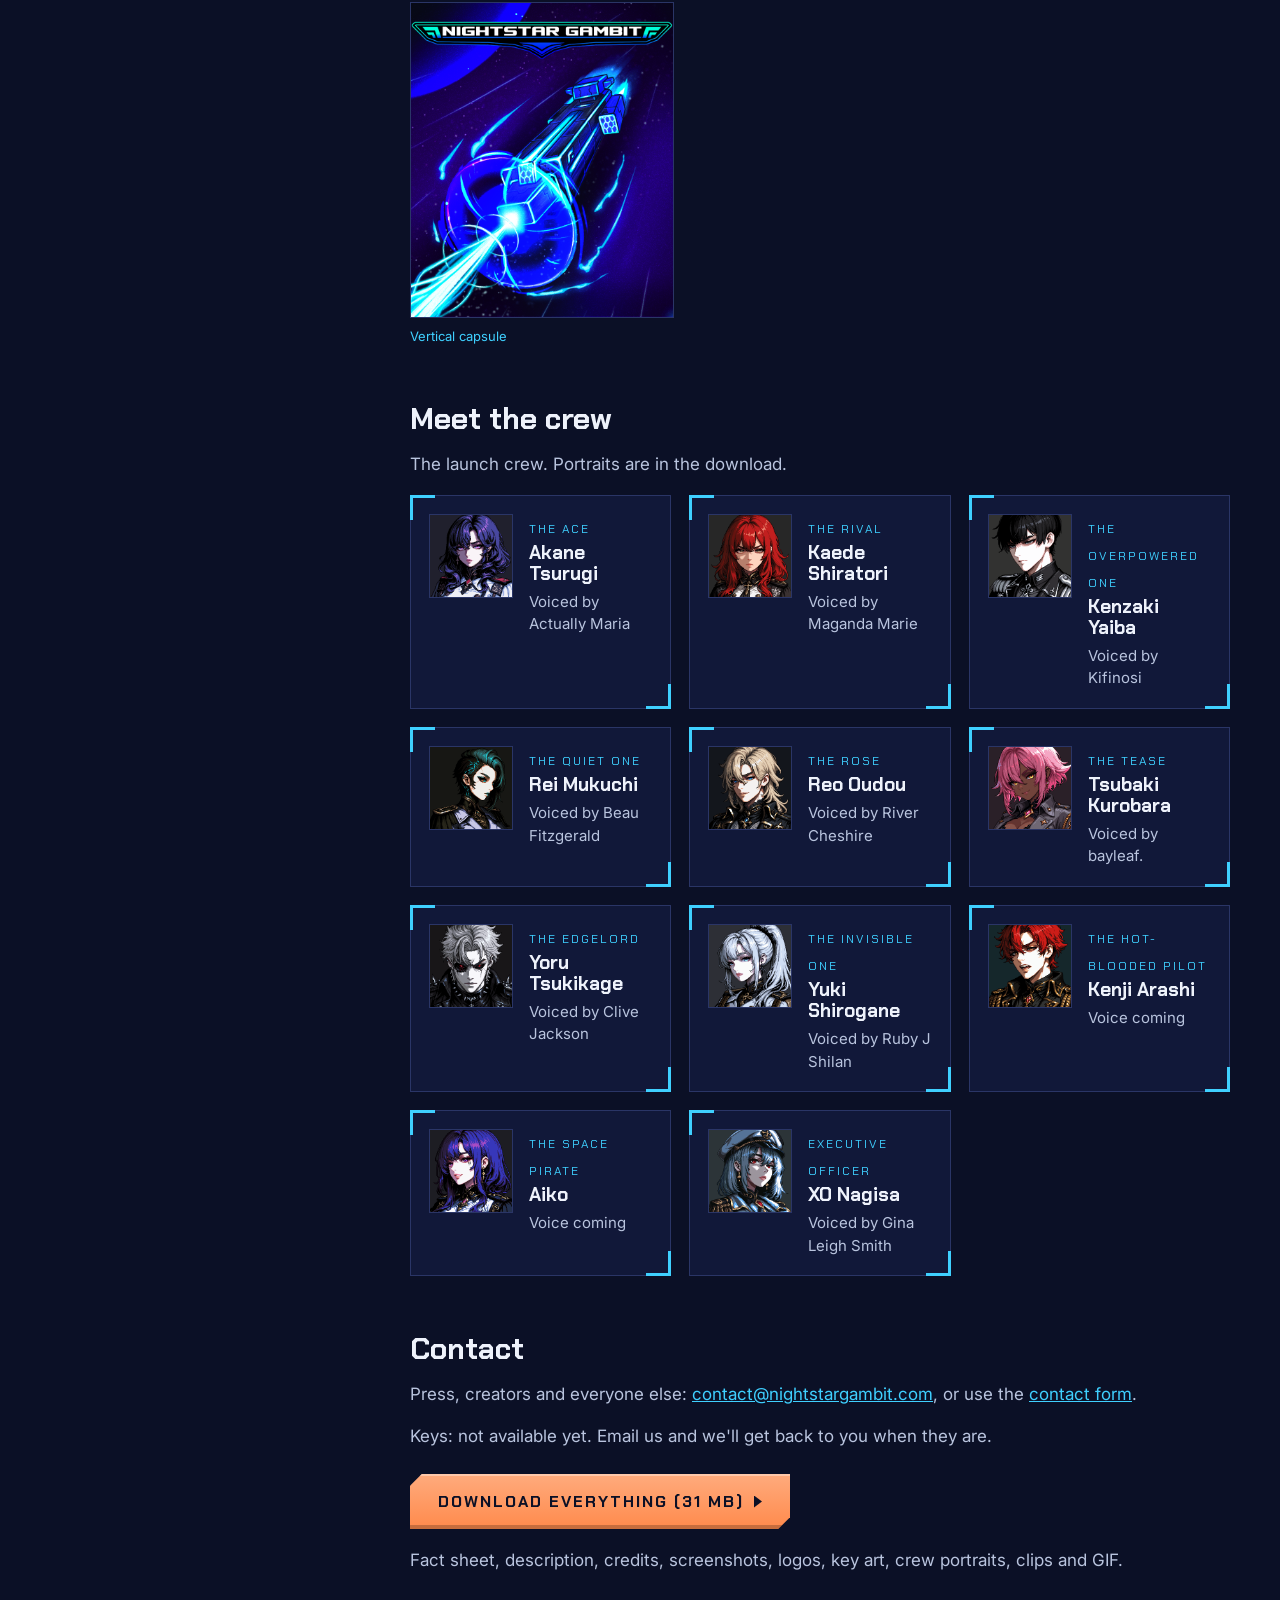
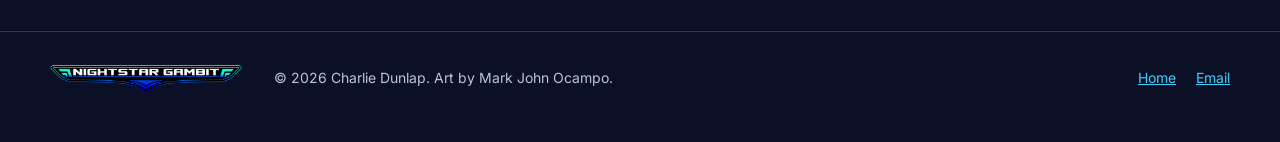
<file: press/index.html>
<!doctype html>
<html lang="en">
<head>
<meta charset="utf-8">
<meta name="viewport" content="width=device-width, initial-scale=1">
<title>Press Kit · Nightstar Gambit</title>
<meta name="description" content="Nightstar Gambit press kit: fact sheet, description, screenshots, logos, key art, crew and credits.">
<link rel="canonical" href="https://nightstargambit.com/press/">
<meta property="og:url" content="https://nightstargambit.com/press/">
<meta property="og:title" content="Nightstar Gambit press kit">
<meta property="og:image" content="https://nightstargambit.com/assets/key_art.jpg">
<link rel="icon" href="../assets/icon.png">
<link rel="preconnect" href="https://fonts.googleapis.com">
<link rel="preconnect" href="https://fonts.gstatic.com" crossorigin>
<link href="https://fonts.googleapis.com/css2?family=Chakra+Petch:wght@600;700&family=Inter:wght@400;600&display=swap" rel="stylesheet">
<link rel="stylesheet" href="../css/site.css">
</head>
<body>

<header class="bar">
  <div class="wrap">
    <a class="brand" href="../"><img src="../assets/logo_short.png" alt="Nightstar Gambit"></a>
    <nav>
      <a href="../#game">Game</a>
      <a href="../#mission">Mission</a>
      <a href="../#crew">Crew</a>
      <a href="./" aria-current="page">Press</a>
      <a href="../#contact">Contact</a>
    </nav>
  </div>
</header>

<div class="wrap press">
  <aside>
    <div class="hud">
      <p class="eyebrow" style="margin-bottom:10px">Fact sheet</p>
      <table class="facts">
        <tr><th>Title</th><td>Nightstar Gambit</td></tr>
        <tr><th>Full title</th><td>Nightstar Gambit: Odyssey of the Night Star Dreadnaught-class Gravity Array Beam Cannon</td></tr>
        <tr><th>Developer</th><td>Charlie Dunlap</td></tr>
        <tr><th>Genre</th><td>Anime space opera roguelite (3D arcade space combat)</td></tr>
        <tr><th>Platform</th><td>Windows PC (Steam). Controller and Steam Deck support planned.</td></tr>
        <tr><th>Players</th><td>Single-player</td></tr>
        <tr><th>Engine</th><td>Unity 6</td></tr>
        <tr><th>Languages</th><td>English (voice and text)</td></tr>
        <tr><th>Demo</th><td>Free, coming to itch.io and Steam Next Fest, February 2027</td></tr>
        <tr><th>Release</th><td>TBA</td></tr>
        <tr><th>Price</th><td>TBA</td></tr>
        <tr><th>Steam</th><td>Coming soon</td></tr>
        <tr><th>Contact</th><td><a href="mailto:contact@nightstargambit.com">contact@nightstargambit.com</a></td></tr>
      </table>
    </div>
    <a class="btn primary" href="Nightstar_Gambit_Press_Kit.zip" download>Download everything (31 MB)</a>
    <nav class="toc">
      <a href="#description">Description</a>
      <a href="#why">Why this game</a>
      <a href="#features">Features</a>
      <a href="#history">History and credits</a>
      <a href="#videos">Videos</a>
      <a href="#images">Screenshots</a>
      <a href="#art">Logos and key art</a>
      <a href="#crew">Meet the crew</a>
      <a href="#contact">Contact</a>
    </nav>
  </aside>

  <main>
    <section id="description">
      <p class="eyebrow">Press kit</p>
      <h2>Description</h2>
      <p style="color:var(--paper);font-size:19px">Nightstar Gambit is an anime space opera roguelite. Take one ship through endless enemies, build a new arsenal every run, and fight alongside a crew of anime protagonists who each star in their own comedy season.</p>
      <p>You command the Nightstar, a dreadnaught built around one gravity array beam cannon and parked at the back of the war. You're the captain, and you're finally going to fire it. Pilots launch in fighters and mecha, the drone crew runs the swarm, and the whole bridge talks through every fight.</p>
      <p>Every crew member stars in a season of their own, told as voiced anime episodes that play out across your runs. The fights bring you back for one more run, and the crew brings you back for one more episode.</p>
    </section>

    <section id="why">
      <h2>Why this game</h2>
      <p>Nightstar Gambit started as a "wouldn't it be cool". By day I'm a lead gameplay engineer, and I grew up on decades of anime and video games: Space Battleship Yamato, Macross, Robotech, Gal Force and every space opera since. What if you could fly one of those giant beam cannon ships, with a silly anime crew, in a roguelite? It was the idea I finally wanted to see all the way through, so this year I started building it.</p>
      <p>From there it was a series of questions. Which anime archetypes belong on this ship, and how do they become a crew that's fun to fly with? How does the beam cannon work? Can I have a cool fighter, and a mecha? What about drones? What would it take to get writers to tell these characters' stories, an artist to draw them, voice actors to play them, and badass synthwave to fly to? Every answer led to the next question, and the answers became the game.</p>
    </section>

    <section id="features">
      <h2>Features</h2>
      <ul>
        <li><strong>One enormous gun.</strong> Your weapons fire on their own. The beam cannon is yours: charge it, aim it and pick the moment it ends a fight.</li>
        <li><strong>A crew that is the story.</strong> Every crew member is the main character. Each stars in a season of voiced episodes that plays out across your runs.</li>
        <li><strong>Chart a course to the enemy homeworld.</strong> Pick your route system by system, outrun the hunter fleets on your tail and break the gate keepers guarding each sector's jump gate. The crew's episodes play out between the fights.</li>
        <li><strong>Level up mid-battle.</strong> Every level-up deals new cards that change how your weapons fire. Fill up to ten hardpoints, launch fighters, mecha and drones flown by your crew, and unlock new gear for the next run.</li>
        <li><strong>Bosses with titles longer than their health bars.</strong> Every boss arrives with an anime cut-in and a name that grows each phase, until you are fighting Ultra Dai Albedo of the Apotheosis Abyss Absolute.</li>
      </ul>
    </section>

    <section id="history">
      <h2>History and credits</h2>
      <p>Developed and programmed by Charlie Dunlap this year, with a crew of awesome freelancers and licensed music.</p>
      <dl class="credits">
        <dt>Art</dt><dd>Mark John Ocampo (character and promotional art)</dd>
        <dt>Writing</dt><dd>Gil Guzman "Dribs" (writer and script editor), AJ Botsaris, James Koehler Jr., Viro R., WhippedWhisky</dd>
        <dt>Voice cast</dt><dd>Actually Maria (Akane Tsurugi), Maganda Marie (Kaede Shiratori), Kifinosi (Kenzaki Yaiba), Beau Fitzgerald (Rei Mukuchi), River Cheshire (Reo Oudou), bayleaf. (Tsubaki Kurobara), Gina Leigh Smith (XO Nagisa), Clive Jackson (Yoru Tsukikage), Ruby J Shilan (Yuki Shirogane)</dd>
        <dt>Additional voices</dt><dd>Rebecca Mondry-Zanaglio, Dexter Howard</dd>
        <dt>Music</dt><dd><a href="https://www.qorus-music.com" rel="noopener">QORUS</a> and <a href="https://discodread.com" rel="noopener">Disco Dread</a>, used with permission</dd>
      </dl>
    </section>

    <section id="videos">
      <h2>Videos</h2>
      <p style="margin-bottom:16px">Trailer: coming soon</p>
      <div class="videos">
        <video src="../assets/video/boss_intro.mp4" poster="../assets/video/boss_intro.jpg" controls muted loop playsinline preload="none"></video>
        <video src="../assets/video/boss_dive_kill.mp4" poster="../assets/video/boss_dive_kill.jpg" controls muted loop playsinline preload="none"></video>
        <video src="../assets/video/beam_pack.mp4" poster="../assets/video/beam_pack.jpg" controls muted loop playsinline preload="none"></video>
        <video src="../assets/video/beam_nebula.mp4" poster="../assets/video/beam_nebula.jpg" controls muted loop playsinline preload="none"></video>
        <video src="../assets/video/beam_sweep.mp4" controls muted loop playsinline preload="metadata"></video>
        <video src="../assets/video/weapon_lock.mp4" controls muted loop playsinline preload="metadata"></video>
      </div>
      <p style="margin-top:14px">Animated GIF for articles: <a href="../assets/beam.gif" download>beam.gif</a></p>
    </section>

    <section id="images">
      <h2>Screenshots</h2>
      <p style="margin-bottom:16px">1920x1080. Click for full size.</p>
      <div class="shots">
        <a href="../assets/shots/01_boss_title_ultra_dai_albedo.jpg"><img loading="lazy" src="../assets/shots/thumb/01_boss_title_ultra_dai_albedo.jpg" alt="Boss phase cut-in: ULTRA DAI ALBEDO of the Apotheosis Abyss Absolute"></a>
        <a href="../assets/shots/02_boss_phase_occultation.jpg"><img loading="lazy" src="../assets/shots/thumb/02_boss_phase_occultation.jpg" alt="Boss phase cut-in: ULTRA DAI OCCULTATION"></a>
        <a href="../assets/shots/03_avalanche_aria.jpg"><img loading="lazy" src="../assets/shots/thumb/03_avalanche_aria.jpg" alt="Avalanche Aria: walls of boss shells"></a>
        <a href="../assets/shots/04_beam_vs_regolith_shield.jpg"><img loading="lazy" src="../assets/shots/thumb/04_beam_vs_regolith_shield.jpg" alt="The beam cannon against the shield of DAI REGOLITH"></a>
        <a href="../assets/shots/05_zenith_arrives.jpg"><img loading="lazy" src="../assets/shots/thumb/05_zenith_arrives.jpg" alt="ZENITH arrives"></a>
        <a href="../assets/shots/06_beam_into_the_corona.jpg"><img loading="lazy" src="../assets/shots/thumb/06_beam_into_the_corona.jpg" alt="Firing the beam cannon inside a sun's corona"></a>
        <a href="../assets/shots/07_beam_through_the_line.jpg"><img loading="lazy" src="../assets/shots/thumb/07_beam_through_the_line.jpg" alt="The beam cannon sweeping an enemy battle line"></a>
        <a href="../assets/shots/08_swarm_fight.jpg"><img loading="lazy" src="../assets/shots/thumb/08_swarm_fight.jpg" alt="Fighting a swarm"></a>
        <a href="../assets/shots/09_mecha_in_the_swarm.jpg"><img loading="lazy" src="../assets/shots/thumb/09_mecha_in_the_swarm.jpg" alt="A crew mecha in the swarm"></a>
        <a href="../assets/shots/10_level_up_cards.jpg"><img loading="lazy" src="../assets/shots/thumb/10_level_up_cards.jpg" alt="Level-up card pick"></a>
        <a href="../assets/shots/11_loot_crate_jackpot.jpg"><img loading="lazy" src="../assets/shots/thumb/11_loot_crate_jackpot.jpg" alt="Loot crate jackpot cards"></a>
        <a href="../assets/shots/12_star_chart.jpg"><img loading="lazy" src="../assets/shots/thumb/12_star_chart.jpg" alt="The star chart"></a>
        <a href="../assets/shots/13_personnel_files.jpg"><img loading="lazy" src="../assets/shots/thumb/13_personnel_files.jpg" alt="Personnel files: choosing the next main story"></a>
        <a href="../assets/shots/14_episode_kaede_akane.jpg"><img loading="lazy" src="../assets/shots/thumb/14_episode_kaede_akane.jpg" alt="A voiced episode: Kaede and Akane"></a>
        <a href="../assets/shots/15_episode_reo_rei.jpg"><img loading="lazy" src="../assets/shots/thumb/15_episode_reo_rei.jpg" alt="A voiced episode: Reo and Rei"></a>
        <a href="../assets/shots/16_the_nightstar.jpg"><img loading="lazy" src="../assets/shots/thumb/16_the_nightstar.jpg" alt="The Nightstar"></a>
        <a href="../assets/shots/17_mission_briefing.jpg"><img loading="lazy" src="../assets/shots/thumb/17_mission_briefing.jpg" alt="The mission briefing card: three sectors to the enemy homeworld"></a>
      </div>
    </section>

    <section id="art">
      <h2>Logos and key art</h2>
      <p style="margin-bottom:16px">Transparent PNGs. Key art by Mark John Ocampo.</p>
      <div class="logos">
        <a href="../assets/full/nightstar_gambit_wordmark_color.png" download><span class="tile"><img loading="lazy" src="../assets/full/nightstar_gambit_wordmark_color.png" alt=""></span>Wordmark</a>
        <a href="../assets/full/nightstar_gambit_wordmark_white.png" download><span class="tile"><img loading="lazy" src="../assets/full/nightstar_gambit_wordmark_white.png" alt=""></span>Wordmark, white</a>
        <a href="../assets/full/nightstar_gambit_wordmark_color_short.png" download><span class="tile"><img loading="lazy" src="../assets/full/nightstar_gambit_wordmark_color_short.png" alt=""></span>Wordmark, no subtitle</a>
        <a href="../assets/full/nightstar_gambit_wordmark_white_short.png" download><span class="tile"><img loading="lazy" src="../assets/full/nightstar_gambit_wordmark_white_short.png" alt=""></span>Wordmark, white, no subtitle</a>
        <a href="../assets/full/nightstar_gambit_logo_small.png" download><span class="tile"><img loading="lazy" src="../assets/full/nightstar_gambit_logo_small.png" alt=""></span>Small logo</a>
        <a href="../assets/full/nightstar_gambit_icon.png" download><span class="tile"><img loading="lazy" src="../assets/full/nightstar_gambit_icon.png" alt=""></span>App icon</a>
        <a href="../assets/full/nightstar_gambit_key_art_1232x706.png" download><span class="tile" style="padding:0"><img loading="lazy" src="../assets/key_art.jpg" alt=""></span>Key art</a>
        <a href="../assets/full/nightstar_gambit_hero_3840x1240.png" download><span class="tile" style="padding:0"><img loading="lazy" src="../assets/hero.jpg" alt="" style="height:100%;object-fit:cover"></span>Hero banner (3840x1240)</a>
        <a href="../assets/full/nightstar_gambit_header_920x430.png" download><span class="tile" style="padding:0"><img loading="lazy" src="../assets/full/nightstar_gambit_header_920x430.png" alt="" style="height:100%;object-fit:cover"></span>Header capsule</a>
        <a href="../assets/full/nightstar_gambit_vertical_748x896.png" download><span class="tile" style="padding:0"><img loading="lazy" src="../assets/full/nightstar_gambit_vertical_748x896.png" alt="" style="height:100%;object-fit:cover"></span>Vertical capsule</a>
      </div>
    </section>

    <section id="crew">
      <h2>Meet the crew</h2>
      <p style="margin-bottom:16px">The launch crew. Portraits are in the download.</p>
      <div class="crew">
        <div class="hud"><img loading="lazy" src="../assets/crew/akane_tsurugi.png" alt=""><div><span class="role">The ace</span><h3>Akane Tsurugi</h3><p>Voiced by Actually Maria</p></div></div>
        <div class="hud"><img loading="lazy" src="../assets/crew/kaede_shiratori.png" alt=""><div><span class="role">The rival</span><h3>Kaede Shiratori</h3><p>Voiced by Maganda Marie</p></div></div>
        <div class="hud"><img loading="lazy" src="../assets/crew/kenzaki_yaiba.png" alt=""><div><span class="role">The overpowered one</span><h3>Kenzaki Yaiba</h3><p>Voiced by Kifinosi</p></div></div>
        <div class="hud"><img loading="lazy" src="../assets/crew/rei_mukuchi.png" alt=""><div><span class="role">The quiet one</span><h3>Rei Mukuchi</h3><p>Voiced by Beau Fitzgerald</p></div></div>
        <div class="hud"><img loading="lazy" src="../assets/crew/reo_oudou.png" alt=""><div><span class="role">The rose</span><h3>Reo Oudou</h3><p>Voiced by River Cheshire</p></div></div>
        <div class="hud"><img loading="lazy" src="../assets/crew/tsubaki_kurobara.png" alt=""><div><span class="role">The tease</span><h3>Tsubaki Kurobara</h3><p>Voiced by bayleaf.</p></div></div>
        <div class="hud"><img loading="lazy" src="../assets/crew/yoru_tsukikage.png" alt=""><div><span class="role">The edgelord</span><h3>Yoru Tsukikage</h3><p>Voiced by Clive Jackson</p></div></div>
        <div class="hud"><img loading="lazy" src="../assets/crew/yuki_shirogane.png" alt=""><div><span class="role">The invisible one</span><h3>Yuki Shirogane</h3><p>Voiced by Ruby J Shilan</p></div></div>
        <div class="hud"><img loading="lazy" src="../assets/crew/kenji_arashi.png" alt=""><div><span class="role">The hot-blooded pilot</span><h3>Kenji Arashi</h3><p>Voice coming</p></div></div>
        <div class="hud"><img loading="lazy" src="../assets/crew/aiko.png" alt=""><div><span class="role">The space pirate</span><h3>Aiko</h3><p>Voice coming</p></div></div>
        <div class="hud"><img loading="lazy" src="../assets/crew/xo_nagisa.png" alt=""><div><span class="role">Executive officer</span><h3>XO Nagisa</h3><p>Voiced by Gina Leigh Smith</p></div></div>
      </div>
    </section>


    <section id="contact">
      <h2>Contact</h2>
      <p>Press, creators and everyone else: <a href="mailto:contact@nightstargambit.com">contact@nightstargambit.com</a>, or use the <a href="../#contact">contact form</a>.</p>
      <p>Keys: not available yet. Email us and we'll get back to you when they are.</p>
      <div class="dl" style="margin-top:24px">
        <a class="btn primary" href="Nightstar_Gambit_Press_Kit.zip" download>Download everything (31 MB)</a>
        <span>Fact sheet, description, credits, screenshots, logos, key art, crew portraits, clips and GIF.</span>
      </div>
    </section>
  </main>
</div>

<footer>
  <div class="wrap">
    <img src="../assets/logo_short.png" alt="Nightstar Gambit">
    <span>© 2026 Charlie Dunlap. Art by Mark John Ocampo.</span>
    <span class="right"><a href="../">Home</a><a href="mailto:contact@nightstargambit.com">Email</a></span>
  </div>
</footer>
</body>
</html>
</file>
<file: css/site.css>
/* Nightstar Gambit: the pitch deck's Bridge HUD look, for the web. */
:root {
  --ink: #0B1026;
  --ink2: #141C40;
  --paper: #EEF2FB;
  --soft: #B9C4DE;
  --cyan: #3FD0FF;
  --ember: #FF8A4C;
  --line: #2A3566;
  --wrap: 1180px;
  --display: 'Chakra Petch', Arial, sans-serif;
}

* { box-sizing: border-box; }
html { scroll-behavior: smooth; }
body {
  margin: 0;
  font-family: 'Inter', Arial, sans-serif;
  font-size: 17px;
  line-height: 1.6;
  color: var(--soft);
  background-color: var(--ink);
  background-image: url("../assets/stars.svg"), radial-gradient(ellipse at 50% 0%, var(--ink2), var(--ink) 70%);
  background-attachment: fixed;
}
img { max-width: 100%; display: block; }
a { color: var(--cyan); }
h1, h2, h3 { font-family: var(--display); color: var(--paper); line-height: 1.1; margin: 0; }
h2 { font-size: clamp(30px, 4vw, 44px); }
h3 { font-size: 22px; }
p { margin: 0; }

.wrap { width: min(var(--wrap), 100% - 32px); margin: 0 auto; }
.eyebrow { font-family: var(--display); font-weight: 700; font-size: 14px; letter-spacing: 4px; color: var(--cyan); text-transform: uppercase; }
.ember { color: var(--ember); }
.todo { color: var(--ember); border-bottom: 1px dashed var(--ember); }

/* top bar */
.bar { position: sticky; top: 0; z-index: 10; background: rgba(11, 16, 38, .88); backdrop-filter: blur(8px); border-bottom: 1px solid var(--line); }
.bar .wrap { display: flex; align-items: center; gap: 24px; height: 60px; }
.bar .brand img { height: 42px; width: auto; display: block; }
.bar nav { margin-left: auto; display: flex; gap: 22px; }
.bar nav a { font-family: var(--display); font-weight: 600; font-size: 14px; letter-spacing: 2px; color: var(--soft); text-decoration: none; text-transform: uppercase; }
.bar nav a:hover, .bar nav a[aria-current] { color: var(--cyan); }

/* buttons */
.btn { position: relative; display: inline-flex; align-items: center; gap: 10px; font-family: var(--display); font-weight: 700; font-size: 16px; letter-spacing: 2px; text-transform: uppercase; text-decoration: none; padding: 15px 28px; border: 0; color: var(--paper); background: linear-gradient(180deg, rgba(63, 208, 255, .34), rgba(63, 208, 255, .16)); box-shadow: inset 0 0 0 2px var(--cyan), inset 0 -4px 0 rgba(0, 0, 0, .25); cursor: pointer; clip-path: polygon(12px 0, 100% 0, 100% calc(100% - 12px), calc(100% - 12px) 100%, 0 100%, 0 12px); transition: transform .12s, background .12s, filter .12s; }
.btn::after { content: ""; width: 8px; height: 12px; background: currentColor; clip-path: polygon(0 0, 100% 50%, 0 100%); }
.btn:hover { background: linear-gradient(180deg, rgba(63, 208, 255, .5), rgba(63, 208, 255, .26)); transform: translateY(-2px); }
.btn:active { transform: translateY(1px); }
.btn:focus-visible { outline: 3px solid var(--paper); outline-offset: 3px; }
.btn.primary { color: var(--ink); background: linear-gradient(180deg, #ffab7d, var(--ember)); box-shadow: inset 0 -4px 0 rgba(0, 0, 0, .22), inset 0 2px 0 rgba(255, 255, 255, .35); }
.btn.primary:hover { background: linear-gradient(180deg, #ffc29f, #ff9a63); filter: drop-shadow(0 0 10px rgba(255, 138, 76, .55)); }
/* Not live yet: still shaped and filled like a button, dimmed, with a SOON badge. */
.btn[aria-disabled] { cursor: not-allowed; color: #8f9cc4; background: rgba(42, 53, 102, .55); box-shadow: inset 0 0 0 2px var(--line); }
.btn[aria-disabled]:hover { transform: none; filter: none; background: rgba(42, 53, 102, .55); }
.btn.primary[aria-disabled] { color: rgba(255, 210, 185, .85); background: rgba(255, 138, 76, .22); box-shadow: inset 0 0 0 2px rgba(255, 138, 76, .6); }
.btn.primary[aria-disabled]:hover { background: rgba(255, 138, 76, .22); }
.btn[aria-disabled]::after { content: none; }
.btn .soon { font-size: 11px; letter-spacing: 1.5px; padding: 3px 7px; background: var(--paper); color: var(--ink); }
.btn.primary[aria-disabled] .soon { background: var(--ember); }
.btns { display: flex; flex-wrap: wrap; gap: 14px; }

/* HUD panel: thin frame with cyan corner brackets */
.hud { position: relative; border: 1px solid var(--line); background: rgba(20, 28, 64, .72); padding: 28px; }
.hud::before, .hud::after { content: ""; position: absolute; width: 22px; height: 22px; border: 0 solid var(--cyan); pointer-events: none; }
.hud::before { top: -1px; left: -1px; border-top-width: 3px; border-left-width: 3px; }
.hud::after { bottom: -1px; right: -1px; border-bottom-width: 3px; border-right-width: 3px; }

/* section heads with the deck's NIGHTSTAR // NN tag */
section { padding: 88px 0; }
.head { display: flex; align-items: end; gap: 20px; margin-bottom: 36px; flex-wrap: wrap; }
.head .tag { margin-left: auto; font-family: var(--display); font-weight: 700; font-size: 13px; letter-spacing: 3px; color: var(--cyan); opacity: .7; }
.head > div { flex: 1 1 auto; }
.head .lead { flex: 0 0 100%; max-width: 720px; font-size: 19px; }

/* hero */
.hero { position: relative; padding: 0 0 64px; overflow: hidden; border-bottom: 1px solid var(--line); }
.hero > img.art { display: block; width: 100%; height: auto; aspect-ratio: 2400 / 775; max-height: 72vh; object-fit: cover; object-position: 50% 42%;
  -webkit-mask-image: linear-gradient(180deg, #000 62%, transparent 98%); mask-image: linear-gradient(180deg, #000 62%, transparent 98%); }
.hero .wrap { position: relative; z-index: 1; margin-top: clamp(-56px, -3vw, -12px); display: flex; flex-direction: column; align-items: center; text-align: center; gap: 22px; }
.hero h1 { width: 100%; display: flex; justify-content: center; }
.hero .logo { width: min(1100px, 100%); filter: drop-shadow(0 6px 24px rgba(11,16,38,.9)); }
.hero .lead { font-family: var(--display); font-weight: 700; font-size: clamp(14px, 1.4vw, 17px); letter-spacing: 3px; text-transform: uppercase; color: var(--cyan); text-shadow: 0 2px 12px rgba(11,16,38,.9); margin-bottom: -10px; }
.hero .tagline { text-wrap: balance; font-family: var(--display); font-weight: 700; font-size: clamp(22px, 3vw, 34px); line-height: 1.25; color: var(--paper); text-shadow: 0 2px 12px rgba(11,16,38,.9); }
.hero .tagline span { display: block; margin-top: 8px; font-size: .62em; color: var(--cyan); }
.hero .pitch { font-size: clamp(18px, 2vw, 22px); color: var(--paper); max-width: 760px; text-shadow: 0 2px 12px rgba(11,16,38,.9); }
.hero .btns { justify-content: center; }
.hero .genres { list-style: none; display: flex; flex-wrap: wrap; justify-content: center; gap: 8px 10px; margin: 0; padding: 0; }
.hero .genres li { font-family: var(--display); font-weight: 700; font-size: 13px; letter-spacing: 2px; text-transform: uppercase; color: var(--cyan); padding: 2px 0; }
.hero .genres li + li::before { content: "\2022"; margin-right: 10px; color: var(--soft); opacity: .6; }
.hero .meta { font-family: var(--display); font-size: 14px; letter-spacing: 2px; color: var(--soft); text-transform: uppercase; }

/* two-column feature */
.split { display: grid; grid-template-columns: 1.1fr 1fr; gap: 48px; align-items: center; }
.split .text { display: flex; flex-direction: column; gap: 18px; font-size: 18px; }
.split .media { padding: 10px; }

/* feature cards */
.credits { display: grid; grid-template-columns: repeat(3, 1fr); gap: 20px; align-items: start; }
.credits h3 { font-size: 14px; letter-spacing: 3px; text-transform: uppercase; color: var(--cyan); margin: 0 0 10px; }
.credits ul { list-style: none; margin: 0 0 24px; padding: 0; }
.credits ul:last-child { margin-bottom: 0; }
.credits li { color: var(--paper); padding: 5px 0; border-bottom: 1px solid rgba(42, 53, 102, .6); }
.credits li:last-child { border-bottom: 0; }
.credits li span { display: block; color: var(--soft); font-size: 14px; }
.credits .fine { font-size: 13px; color: var(--soft); margin: -12px 0 24px; }
.grid3 { display: grid; grid-template-columns: repeat(3, 1fr); gap: 20px; }
.grid3 .hud { display: flex; flex-direction: column; gap: 10px; }
.grid3 .num { font-family: var(--display); font-weight: 700; color: var(--ember); font-size: 13px; letter-spacing: 3px; }

/* screenshots */
.shots { display: grid; grid-template-columns: repeat(3, 1fr); gap: 14px; }
.shots a { display: block; border: 1px solid var(--line); overflow: hidden; }
.shots a:hover { border-color: var(--cyan); }
.shots img { aspect-ratio: 16 / 9; object-fit: cover; width: 100%; transition: transform .3s; }
.shots a:hover img { transform: scale(1.03); }
.shots.gifs { grid-template-columns: repeat(4, 1fr); }
.gifs figure.wide { grid-column: span 2; }
.gifs figure { margin: 0; border: 1px solid var(--line); background: var(--ink2); transition: border-color .2s; }
.gifs figure:hover { border-color: var(--cyan); }
.gifs video { display: block; aspect-ratio: 16 / 9; object-fit: cover; border: 0; }
.gifs figcaption { font-family: var(--display); font-size: 13px; letter-spacing: 2px; text-transform: uppercase; color: var(--soft); padding: 10px 12px; }

/* crew */
.crew { display: grid; grid-template-columns: repeat(auto-fill, minmax(260px, 1fr)); gap: 18px; }
.crew .hud { display: grid; grid-template-columns: 84px 1fr; gap: 16px; padding: 18px; align-items: start; }
.crew img { width: 84px; height: 84px; border: 1px solid var(--line); background: var(--ink); }
.crew .role { font-family: var(--display); font-size: 12px; letter-spacing: 2px; text-transform: uppercase; color: var(--cyan); }
.crew h3 { font-size: 19px; margin: 2px 0 6px; }
.crew p { font-size: 15px; line-height: 1.5; }

/* contact */
form { display: grid; gap: 14px; }
label { font-family: var(--display); font-size: 13px; letter-spacing: 2px; text-transform: uppercase; color: var(--soft); display: grid; gap: 6px; }
input, select, textarea { font: inherit; color: var(--paper); background: var(--ink); border: 1px solid var(--line); padding: 12px 14px; border-radius: 0; text-transform: none; letter-spacing: 0; }
input:focus, select:focus, textarea:focus { outline: 2px solid var(--cyan); outline-offset: -1px; }
textarea { min-height: 140px; resize: vertical; }
.row2 { display: grid; grid-template-columns: 1fr 1fr; gap: 14px; }
.hp { position: absolute; left: -9999px; }
.status { font-size: 15px; min-height: 1.5em; }

/* press page */
.press { display: grid; grid-template-columns: 320px 1fr; gap: 40px; align-items: start; padding-top: 48px; }
.press aside { display: flex; flex-direction: column; gap: 18px; }
.facts { width: 100%; border-collapse: collapse; font-size: 14px; }
.facts th { text-align: left; font-family: var(--display); font-size: 11px; letter-spacing: 2px; text-transform: uppercase; color: var(--cyan); padding: 8px 10px 2px 0; font-weight: 700; }
.facts td { color: var(--paper); padding: 0 0 8px; border-bottom: 1px solid var(--line); }
.facts tr th, .facts tr td { display: block; }
.toc { display: flex; flex-direction: column; gap: 6px; font-family: var(--display); font-size: 14px; letter-spacing: 1px; }
.toc a { color: var(--soft); text-decoration: none; }
.toc a:hover { color: var(--cyan); }
.press main > section { padding: 0 0 56px; scroll-margin-top: 80px; }
.press main h2 { font-size: 30px; margin-bottom: 16px; }
.press main p + p { margin-top: 14px; }
.press ul { padding-left: 20px; margin: 0; }
.press li { margin-bottom: 8px; }
.press li strong { color: var(--paper); }
.logos { display: grid; grid-template-columns: repeat(auto-fill, minmax(200px, 1fr)); gap: 14px; }
.logos a { display: flex; flex-direction: column; gap: 8px; text-decoration: none; font-size: 13px; }
.logos .tile { aspect-ratio: 16 / 9; display: grid; place-items: center; padding: 14px; background: var(--ink); border: 1px solid var(--line); }
.logos .tile img { max-height: 100%; object-fit: contain; }
.logos a:hover .tile { border-color: var(--cyan); }
.videos { display: grid; grid-template-columns: 1fr 1fr; gap: 14px; }
video { width: 100%; border: 1px solid var(--line); background: #000; }
.media video, .loops video { display: block; aspect-ratio: 16 / 9; object-fit: cover; border: 0; }
.split.flip .media { order: -1; }
.media, .loops figure { position: relative; }
.snd { position: absolute; right: 20px; top: 20px; display: flex; align-items: center; gap: 8px; padding: 7px 12px 7px 9px;
  font: 600 12px/1 var(--display); letter-spacing: 2px; text-transform: uppercase; color: var(--paper);
  background: rgba(11,16,38,.78); border: 1px solid var(--line); cursor: pointer; transition: border-color .2s, color .2s; }
.snd:hover, .snd:focus-visible { border-color: var(--cyan); color: var(--cyan); outline: none; }
.snd svg { width: 18px; height: 18px; fill: currentColor; }
.snd svg .wave, .snd svg .x { fill: none; stroke: currentColor; stroke-width: 2; stroke-linecap: round; }
.snd .wave { display: none; }
.snd.on { border-color: var(--cyan); color: var(--cyan); }
.snd.on .wave { display: inline; }
.snd.on .x { display: none; }
#bosses .loops { margin-top: 32px; }
#aboard .head .lead + .lead { margin-top: -8px; }

/* run steps above the gameplay grid */
.steps { list-style: none; counter-reset: step; display: grid; grid-template-columns: repeat(5, 1fr); gap: 12px; margin: 0 0 14px; padding: 0; }
.steps li { counter-increment: step; border: 1px solid var(--line); background: rgba(20, 28, 64, .72); padding: 14px 16px; font-size: 15px; line-height: 1.45; color: var(--soft); }
.steps li::before { content: "0" counter(step); display: block; font-family: var(--display); font-weight: 700; font-size: 12px; letter-spacing: 3px; color: var(--ember); }
.steps b { display: block; font-family: var(--display); font-size: 17px; color: var(--paper); margin: 4px 0 4px; }
.between { color: var(--soft); margin: 0 0 28px; }

/* crew cards: voice + details */
.crew .acts { grid-column: 1 / -1; display: flex; align-items: center; gap: 10px; flex-wrap: wrap; }
.say { white-space: nowrap; display: inline-flex; align-items: center; gap: 8px; height: 32px; padding: 0 12px 0 8px; border: 1px solid var(--line); background: rgba(11, 16, 38, .6); color: var(--paper); font: 600 13px var(--display); letter-spacing: 1.5px; text-transform: uppercase; cursor: pointer; }
.say svg { width: 16px; height: 16px; fill: currentColor; }
.say .s { display: none; }
.say.on { border-color: var(--cyan); color: var(--cyan); }
.say.on .p { display: none; }
.say.on .s { display: inline; }
.say:hover, .say:focus-visible, .more:hover, .more:focus-visible { border-color: var(--cyan); color: var(--cyan); outline: none; }
.more { height: 32px; padding: 0 12px; border: 1px solid var(--line); background: transparent; color: var(--soft); font: 600 13px var(--display); letter-spacing: 1.5px; text-transform: uppercase; cursor: pointer; }
.crew .soon { font: 600 12px var(--display); letter-spacing: 1.5px; text-transform: uppercase; color: #5f6c95; }
.crew .cap { grid-column: 1 / -1; display: none; margin-top: -4px; font-size: 14px; font-style: italic; color: var(--cyan); }
.crew .cap.show { display: block; }

/* crew details panel */
.crew-dlg { padding: 0; border: 0; background: transparent; width: min(640px, calc(100% - 32px)); max-height: calc(100% - 48px); color: var(--soft); }
.crew-dlg::backdrop { background: rgba(5, 8, 20, .78); }
.crew-dlg > .hud { background: var(--ink2); padding: 26px; }
.crew-dlg .x { position: absolute; top: 10px; right: 12px; width: 36px; height: 36px; border: 1px solid var(--line); background: transparent; color: var(--soft); font-size: 22px; line-height: 1; cursor: pointer; }
.crew-dlg .x:hover, .crew-dlg .x:focus-visible { border-color: var(--cyan); color: var(--cyan); outline: none; }
.crew-dlg .top { display: grid; grid-template-columns: 128px 1fr; gap: 18px; align-items: start; padding-right: 36px; }
.crew-dlg .top img { width: 128px; height: 128px; border: 1px solid var(--line); background: var(--ink); }
.crew-dlg .role { font-family: var(--display); font-size: 12px; letter-spacing: 2px; text-transform: uppercase; color: var(--cyan); }
.crew-dlg h3 { font-size: 26px; margin: 2px 0 8px; }
.crew-dlg .top p { font-size: 15px; }
.crew-dlg .teaser { margin: 18px 0; color: var(--paper); }
.crew-dlg dl { display: grid; grid-template-columns: auto 1fr; gap: 6px 16px; margin: 0 0 18px; font-size: 15px; }
.crew-dlg dt { font: 600 12px var(--display); letter-spacing: 2px; text-transform: uppercase; color: var(--soft); padding-top: 3px; }
.crew-dlg dd { margin: 0; color: var(--paper); }
.crew-dlg .said { list-style: none; margin: 0; padding: 0; display: grid; gap: 10px; }
.crew-dlg .said li { display: grid; grid-template-columns: 32px 1fr; gap: 12px; align-items: start; border-top: 1px solid var(--line); padding-top: 10px; }
.crew-dlg .said .say { width: 32px; padding: 0; justify-content: center; }
.crew-dlg q { color: var(--paper); font-size: 15px; line-height: 1.5; }
.crew-dlg .soon { color: #8190b8; font-style: italic; }
.loops figure { margin: 0; padding: 10px; }
.loops figcaption { font-family: var(--display); font-size: 13px; letter-spacing: 2px; text-transform: uppercase; color: var(--soft); padding: 10px 2px 2px; }
.credits dt { font-family: var(--display); font-size: 12px; letter-spacing: 2px; text-transform: uppercase; color: var(--cyan); margin-top: 14px; }
.credits dd { margin: 2px 0 0; color: var(--paper); }
.dl { display: flex; flex-wrap: wrap; align-items: center; gap: 18px; }

/* footer */
footer { border-top: 1px solid var(--line); padding: 32px 0 48px; font-size: 14px; }
footer .wrap { display: flex; flex-wrap: wrap; gap: 16px 32px; align-items: center; }
footer img { height: 30px; width: auto; }
footer .right { margin-left: auto; display: flex; gap: 20px; }

@media (max-width: 860px) {
  section { padding: 64px 0; }
  .split, .press { grid-template-columns: 1fr; }
  .split.flip .media { order: 0; }
  .press aside { position: static; }
  .grid3, .shots { grid-template-columns: 1fr 1fr; }
  .credits { grid-template-columns: 1fr; }
  .shots.gifs { grid-template-columns: 1fr 1fr; }
  .steps { grid-template-columns: 1fr 1fr; }
  .videos, .row2 { grid-template-columns: 1fr; }
  .bar nav { gap: 14px; }
}
/* Narrow screens: the wordmark on its own row, the six links spread across the row under it. */
@media (max-width: 820px) {
  .bar .wrap { flex-wrap: wrap; height: auto; padding-top: 8px; padding-bottom: 8px; row-gap: 6px; }
  .bar nav { margin-left: 0; width: 100%; justify-content: space-between; gap: 6px; }
  .bar nav a { white-space: nowrap; }
}
@media (max-width: 560px) {
  .bar nav a { font-size: 12px; letter-spacing: 1px; }
  .shots.gifs { grid-template-columns: 1fr; }
  .gifs figure.wide { grid-column: auto; }
  .steps { grid-template-columns: 1fr; }
  .crew-dlg .top { grid-template-columns: 88px 1fr; }
  .crew-dlg .top img { width: 88px; height: 88px; }
  .grid3, .shots { grid-template-columns: 1fr; }
  .bar .brand img { height: 30px; }
  .hero > img.art { aspect-ratio: 16 / 9; object-position: 34% 48%; }
  .hero .wrap { margin-top: 0; }
  .head .tag { display: none; }
  footer .right { margin-left: 0; }
}
</file>
